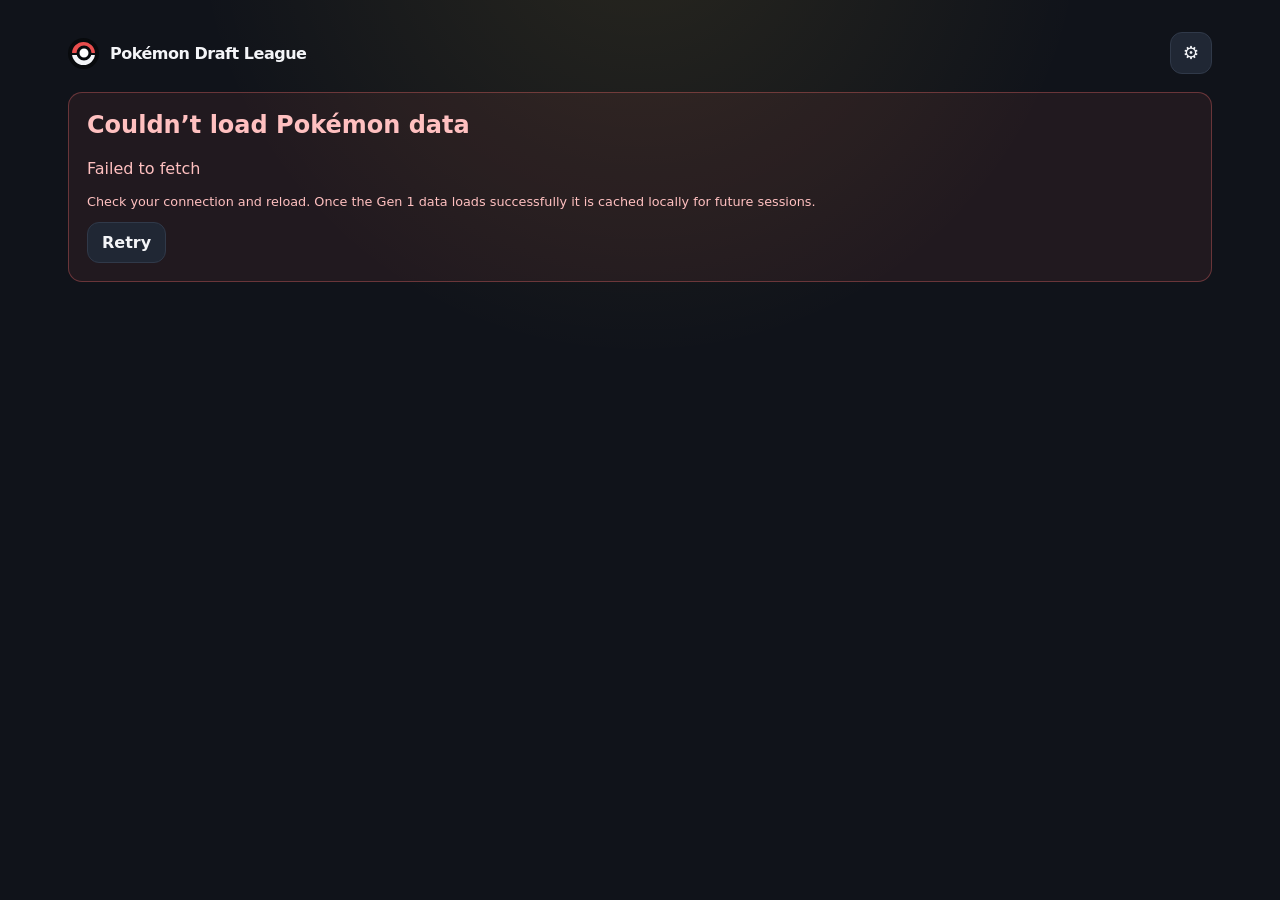
<file: index.html>
<!doctype html>
<html lang="en">
<head>
  <meta charset="utf-8" />
  <meta name="viewport" content="width=device-width,initial-scale=1,viewport-fit=cover" />
  <meta name="theme-color" content="#10131a" />
  <meta name="description" content="Draft a six-Pokémon roster, compete against CPU teams, and simulate a full league season." />
  <link rel="manifest" href="manifest.json?v=1.15.0" />
  <link rel="icon" href="icon.svg" type="image/svg+xml" />
  <link rel="stylesheet" href="style.css?v=1.15.0" />
  <title>Pokémon Draft League</title>
</head>
<body>
  <div id="app">
    <div class="loading-screen">
      <div class="ball-loader" aria-hidden="true"></div>
      <h1>Pokémon Draft League</h1>
      <p>Loading league...</p>
    </div>
  </div>

  <script src="game.js?v=1.15.0" defer></script>
</body>
</html>
</file>
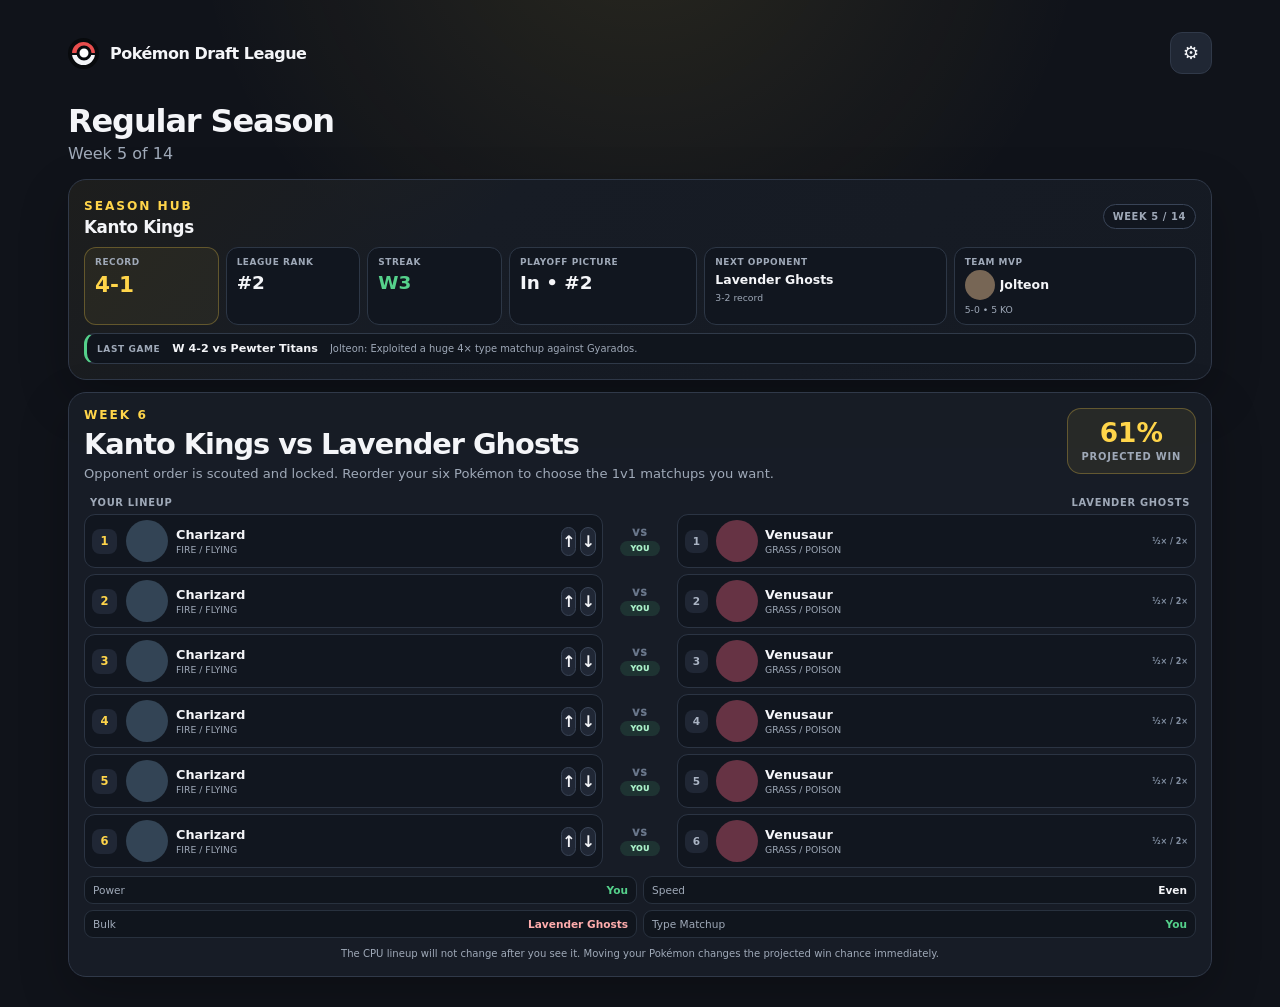
<file: layout-test.html>
<!doctype html><html><head><meta charset="utf-8"><meta name="viewport" content="width=device-width,initial-scale=1"><link rel="stylesheet" href="style.css"></head><body><main class="shell"><header class="topbar"><div class="brand"><span class="brand-ball"></span><span>Pokémon Draft League</span></div><div class="top-actions"><button class="settings-cog">⚙️</button></div></header>
<div class="section-title"><div><h1>Regular Season</h1><p>Week 5 of 14</p></div></div>
<section class="panel season-hub"><div class="season-hub-head"><div><span class="eyebrow">Season Hub</span><h2>Kanto Kings</h2></div><span class="hub-week">Week 5 / 14</span></div><div class="season-hub-grid"><div class="hub-stat primary"><span>Record</span><strong>4-1</strong></div><div class="hub-stat"><span>League Rank</span><strong>#2</strong></div><div class="hub-stat"><span>Streak</span><strong class="win">W3</strong></div><div class="hub-stat"><span>Playoff Picture</span><strong>In • #2</strong></div><div class="hub-feature"><span>Next Opponent</span><strong>Lavender Ghosts</strong><small>3-2 record</small></div><div class="hub-feature mvp"><span>Team MVP</span><div><span style="width:30px;height:30px;border-radius:50%;background:#765;display:block"></span><strong>Jolteon</strong></div><small>5-0 • 5 KO</small></div></div><div class="last-game-strip win"><span>Last Game</span><strong>W 4-2 vs Pewter Titans</strong><small>Jolteon: Exploited a huge 4× type matchup against Gyarados.</small></div></section>
<section class="panel matchup-panel"><div class="matchup-head"><div><div class="eyebrow">Week 6</div><h2>Kanto Kings vs Lavender Ghosts</h2><p>Opponent order is scouted and locked. Reorder your six Pokémon to choose the 1v1 matchups you want.</p></div><div class="projection"><b>61%</b><span>Projected Win</span></div></div><div class="matchup-order-head"><span>Your lineup</span><span></span><span>Lavender Ghosts</span></div><div class="matchup-order-board">
<div class="matchup-order-row"><div class="matchup-side user-side"><span class="lineup-number">1</span><button class="lineup-mon-trigger"><span style="width:42px;height:42px;border-radius:50%;background:#345;display:block"></span><span class="lineup-name"><strong>Charizard</strong><small>Fire / Flying</small></span></button><div class="lineup-controls"><button class="lineup-arrow">↑</button><button class="lineup-arrow">↓</button></div></div><div class="matchup-vs"><span>VS</span><small class="slot-edge you">You</small></div><div class="matchup-side cpu-side"><span class="cpu-slot-number">1</span><span style="width:42px;height:42px;border-radius:50%;background:#634;display:block"></span><span class="lineup-name"><strong>Venusaur</strong><small>Grass / Poison</small></span><span class="type-preview">½× / 2×</span></div></div>
<div class="matchup-order-row"><div class="matchup-side user-side"><span class="lineup-number">2</span><button class="lineup-mon-trigger"><span style="width:42px;height:42px;border-radius:50%;background:#345;display:block"></span><span class="lineup-name"><strong>Charizard</strong><small>Fire / Flying</small></span></button><div class="lineup-controls"><button class="lineup-arrow">↑</button><button class="lineup-arrow">↓</button></div></div><div class="matchup-vs"><span>VS</span><small class="slot-edge you">You</small></div><div class="matchup-side cpu-side"><span class="cpu-slot-number">2</span><span style="width:42px;height:42px;border-radius:50%;background:#634;display:block"></span><span class="lineup-name"><strong>Venusaur</strong><small>Grass / Poison</small></span><span class="type-preview">½× / 2×</span></div></div>
<div class="matchup-order-row"><div class="matchup-side user-side"><span class="lineup-number">3</span><button class="lineup-mon-trigger"><span style="width:42px;height:42px;border-radius:50%;background:#345;display:block"></span><span class="lineup-name"><strong>Charizard</strong><small>Fire / Flying</small></span></button><div class="lineup-controls"><button class="lineup-arrow">↑</button><button class="lineup-arrow">↓</button></div></div><div class="matchup-vs"><span>VS</span><small class="slot-edge you">You</small></div><div class="matchup-side cpu-side"><span class="cpu-slot-number">3</span><span style="width:42px;height:42px;border-radius:50%;background:#634;display:block"></span><span class="lineup-name"><strong>Venusaur</strong><small>Grass / Poison</small></span><span class="type-preview">½× / 2×</span></div></div>
<div class="matchup-order-row"><div class="matchup-side user-side"><span class="lineup-number">4</span><button class="lineup-mon-trigger"><span style="width:42px;height:42px;border-radius:50%;background:#345;display:block"></span><span class="lineup-name"><strong>Charizard</strong><small>Fire / Flying</small></span></button><div class="lineup-controls"><button class="lineup-arrow">↑</button><button class="lineup-arrow">↓</button></div></div><div class="matchup-vs"><span>VS</span><small class="slot-edge you">You</small></div><div class="matchup-side cpu-side"><span class="cpu-slot-number">4</span><span style="width:42px;height:42px;border-radius:50%;background:#634;display:block"></span><span class="lineup-name"><strong>Venusaur</strong><small>Grass / Poison</small></span><span class="type-preview">½× / 2×</span></div></div>
<div class="matchup-order-row"><div class="matchup-side user-side"><span class="lineup-number">5</span><button class="lineup-mon-trigger"><span style="width:42px;height:42px;border-radius:50%;background:#345;display:block"></span><span class="lineup-name"><strong>Charizard</strong><small>Fire / Flying</small></span></button><div class="lineup-controls"><button class="lineup-arrow">↑</button><button class="lineup-arrow">↓</button></div></div><div class="matchup-vs"><span>VS</span><small class="slot-edge you">You</small></div><div class="matchup-side cpu-side"><span class="cpu-slot-number">5</span><span style="width:42px;height:42px;border-radius:50%;background:#634;display:block"></span><span class="lineup-name"><strong>Venusaur</strong><small>Grass / Poison</small></span><span class="type-preview">½× / 2×</span></div></div>
<div class="matchup-order-row"><div class="matchup-side user-side"><span class="lineup-number">6</span><button class="lineup-mon-trigger"><span style="width:42px;height:42px;border-radius:50%;background:#345;display:block"></span><span class="lineup-name"><strong>Charizard</strong><small>Fire / Flying</small></span></button><div class="lineup-controls"><button class="lineup-arrow">↑</button><button class="lineup-arrow">↓</button></div></div><div class="matchup-vs"><span>VS</span><small class="slot-edge you">You</small></div><div class="matchup-side cpu-side"><span class="cpu-slot-number">6</span><span style="width:42px;height:42px;border-radius:50%;background:#634;display:block"></span><span class="lineup-name"><strong>Venusaur</strong><small>Grass / Poison</small></span><span class="type-preview">½× / 2×</span></div></div>
</div><div class="matchup-edges"><div><span>Power</span><strong class="edge-you">You</strong></div><div><span>Speed</span><strong>Even</strong></div><div><span>Bulk</span><strong class="edge-them">Lavender Ghosts</strong></div><div><span>Type Matchup</span><strong class="edge-you">You</strong></div></div><p class="matchup-scout-note">The CPU lineup will not change after you see it. Moving your Pokémon changes the projected win chance immediately.</p></section></main></body></html>
</file>
<file: style.css>
:root {
  --bg: #10131a;
  --panel: #181d27;
  --panel-2: #202734;
  --line: #303949;
  --text: #f4f5f8;
  --muted: #9fa9b8;
  --accent: #ffd54a;
  --danger: #ef6a6a;
  --success: #55d18b;
  --radius: 18px;
  --shadow: 0 18px 50px rgba(0,0,0,.24);
}

* { box-sizing: border-box; }
html { background: var(--bg); }
body {
  margin: 0;
  min-height: 100vh;
  font-family: Inter, ui-sans-serif, system-ui, -apple-system, BlinkMacSystemFont, "Segoe UI", sans-serif;
  color: var(--text);
  background:
    radial-gradient(circle at 50% -10%, rgba(255,213,74,.10), transparent 28rem),
    var(--bg);
}
button, input, select { font: inherit; }
button { cursor: pointer; }
img { display: block; max-width: 100%; }

#app { min-height: 100vh; }
.shell { width: min(1180px, 100%); margin: 0 auto; padding: 18px; }
.topbar {
  display: flex; align-items: center; justify-content: space-between; gap: 12px;
  padding: 14px 0 18px;
}
.brand { display: flex; align-items: center; gap: 11px; font-weight: 900; letter-spacing: -.03em; }
.brand-ball { width: 31px; height: 31px; border-radius: 50%; border: 4px solid #080a0d; background: linear-gradient(#e94e4e 0 46%, #0a0c10 46% 58%, #f2f4f7 58%); position: relative; }
.brand-ball::after { content: ""; position: absolute; width: 9px; height: 9px; border-radius: 50%; background: white; border: 3px solid #080a0d; left: 50%; top: 52%; transform: translate(-50%,-50%); }
.top-actions { display: flex; gap: 8px; flex-wrap: wrap; justify-content: flex-end; }

.btn {
  border: 1px solid var(--line); background: var(--panel-2); color: var(--text);
  border-radius: 12px; padding: 10px 14px; font-weight: 800;
}
.btn:hover { filter: brightness(1.08); }
.btn.primary { background: var(--accent); color: #171717; border-color: transparent; }
.btn.danger { background: rgba(239,106,106,.12); color: #ffb0b0; border-color: rgba(239,106,106,.28); }
.btn.ghost { background: transparent; }
.btn:disabled { opacity: .45; cursor: not-allowed; }

.hero {
  min-height: calc(100vh - 100px); display: grid; place-items: center; padding: 40px 0 90px;
}
.hero-card {
  width: min(760px, 100%); padding: clamp(24px, 5vw, 54px); border: 1px solid var(--line);
  border-radius: 28px; background: linear-gradient(180deg, rgba(32,39,52,.96), rgba(24,29,39,.96)); box-shadow: var(--shadow);
}
.eyebrow { color: var(--accent); text-transform: uppercase; letter-spacing: .16em; font-size: .76rem; font-weight: 900; }
h1,h2,h3,p { margin-top: 0; }
.hero h1 { font-size: clamp(2.6rem, 8vw, 5rem); line-height: .92; letter-spacing: -.065em; margin: 12px 0 18px; }
.hero p { color: var(--muted); font-size: 1.05rem; line-height: 1.6; max-width: 650px; }
.hero-actions { display: flex; gap: 10px; flex-wrap: wrap; margin-top: 28px; }
.stat-strip { display: grid; grid-template-columns: repeat(3, 1fr); gap: 10px; margin-top: 30px; }
.stat-box { background: #11151d; border: 1px solid var(--line); padding: 15px; border-radius: 14px; }
.stat-box b { display: block; font-size: 1.45rem; }
.stat-box span { color: var(--muted); font-size: .78rem; text-transform: uppercase; letter-spacing: .08em; }

.loading-screen { min-height: 100vh; display: grid; place-content: center; justify-items: center; gap: 14px; text-align: center; padding: 30px; }
.loading-screen p { color: var(--muted); }
.ball-loader { width: 60px; height: 60px; border-radius: 50%; border: 6px solid #080a0d; background: linear-gradient(#e94e4e 0 44%, #080a0d 44% 56%, #f2f4f7 56%); animation: spin 1s linear infinite; }
@keyframes spin { to { transform: rotate(360deg); } }

.section-title { display: flex; align-items: end; justify-content: space-between; gap: 14px; margin: 10px 0 16px; }
.section-title h1, .section-title h2 { margin: 0; letter-spacing: -.035em; }
.section-title p { margin: 4px 0 0; color: var(--muted); }

.setup-grid { display: grid; grid-template-columns: 1.2fr .8fr; gap: 18px; }
.panel { background: rgba(24,29,39,.94); border: 1px solid var(--line); border-radius: var(--radius); padding: 18px; box-shadow: var(--shadow); }
.field { display: grid; gap: 7px; margin-bottom: 16px; }
.field label { color: var(--muted); font-size: .82rem; font-weight: 800; text-transform: uppercase; letter-spacing: .07em; }
.field input, .field select { width: 100%; background: #0f131a; color: var(--text); border: 1px solid var(--line); border-radius: 12px; padding: 12px 13px; outline: none; }
.field input:focus, .field select:focus { border-color: #6f7c91; }
.cpu-list { display: grid; gap: 8px; }
.cpu-row { display: flex; justify-content: space-between; align-items: center; gap: 8px; padding: 10px 12px; background: #121720; border-radius: 11px; border: 1px solid #272f3c; }
.cpu-row span:last-child { color: var(--muted); font-size: .82rem; }

.draft-layout { display: grid; grid-template-columns: minmax(0,1fr) 310px; grid-template-areas: "main status" "main side"; gap: 12px 16px; align-items: start; }
.draft-main { grid-area: main; min-width: 0; }
.draft-status-panel { grid-area: status; padding: 14px; box-shadow: none; }
.draft-sidebar { grid-area: side; }
.draft-head { display: grid; grid-template-columns: 1fr auto; gap: 10px; align-items: center; margin-bottom: 12px; }
.pick-banner { border: 1px solid var(--line); border-radius: 15px; padding: 13px 15px; background: linear-gradient(90deg, rgba(255,213,74,.10), transparent); }
.pick-banner strong { color: var(--accent); }
.timer-note { color: var(--muted); font-size: .82rem; }
.controls { display: grid; grid-template-columns: 1fr 150px; gap: 9px; margin-bottom: 12px; }
.controls input, .controls select { background: #11161f; color: var(--text); border: 1px solid var(--line); border-radius: 11px; padding: 10px 12px; }

.pokemon-grid { display: grid; grid-template-columns: repeat(3, minmax(0,1fr)); gap: 10px; }
.poke-card { border: 1px solid var(--line); border-radius: 16px; background: linear-gradient(180deg, #222a38, #171c26); overflow: hidden; transition: transform .14s ease, border-color .14s ease; }
.poke-card:hover { transform: translateY(-2px); border-color: #59657a; }
.poke-card button { all: unset; display: block; width: 100%; cursor: pointer; }
.poke-top { position: relative; min-height: 132px; display: grid; place-items: center; background: radial-gradient(circle at 50% 25%, rgba(255,255,255,.10), transparent 60%); }
.poke-top img { width: 112px; height: 112px; object-fit: contain; filter: drop-shadow(0 9px 10px rgba(0,0,0,.24)); }
.rank-pill { position: absolute; left: 10px; top: 10px; background: rgba(9,11,15,.78); border: 1px solid rgba(255,255,255,.09); border-radius: 999px; padding: 5px 8px; font-size: .73rem; font-weight: 900; }
.poke-info { padding: 11px 12px 13px; }
.poke-name { display: flex; justify-content: space-between; gap: 8px; align-items: baseline; }
.poke-name strong { font-size: 1rem; }
.poke-name span { color: var(--muted); font-size: .76rem; }
.types { display: flex; gap: 5px; flex-wrap: wrap; margin: 8px 0 9px; }
.type { border-radius: 999px; padding: 4px 7px; font-size: .65rem; font-weight: 900; text-transform: uppercase; letter-spacing: .05em; background: #343d4d; }
.mini-stats { display: grid; grid-template-columns: repeat(3,1fr); gap: 5px; }
.mini-stats div { background: #11161f; border-radius: 7px; padding: 5px; text-align: center; }
.mini-stats b { display: block; font-size: .75rem; }
.mini-stats span { color: var(--muted); font-size: .57rem; }

.sidebar { display: grid; gap: 12px; align-content: start; position: sticky; top: 12px; }
.roster-slots { display: grid; gap: 7px; }
.roster-slot { min-height: 56px; border: 1px dashed #3b4557; border-radius: 11px; padding: 7px 9px; display: flex; align-items: center; gap: 8px; background: #11161f; }
.roster-slot img { width: 44px; height: 44px; object-fit: contain; }
.roster-slot .empty { color: #647085; font-size: .82rem; }
.roster-slot strong { font-size: .84rem; }
.roster-slot small { display: block; color: var(--muted); }
.draft-log { max-height: 315px; overflow: auto; display: grid; gap: 5px; padding-right: 3px; }
.log-item { display: grid; grid-template-columns: 46px 1fr; gap: 7px; font-size: .78rem; padding: 7px; border-radius: 8px; background: #11161f; }
.log-item.you { border: 1px solid rgba(255,213,74,.32); }
.log-pick { color: var(--muted); font-variant-numeric: tabular-nums; }

.grade-hero { display: grid; grid-template-columns: 190px 1fr; gap: 18px; align-items: center; }
.grade-letter { width: 160px; height: 160px; border-radius: 26px; display: grid; place-items: center; background: var(--accent); color: #121212; font-size: 4.5rem; font-weight: 1000; letter-spacing: -.08em; }
.grade-bars { display: grid; gap: 10px; }
.grade-row { display: grid; grid-template-columns: 130px 1fr 40px; gap: 9px; align-items: center; }
.grade-row span { color: var(--muted); font-size: .8rem; font-weight: 800; }
.bar { height: 9px; background: #0e1218; border-radius: 999px; overflow: hidden; border: 1px solid #2a3240; }
.bar > i { display: block; height: 100%; background: var(--accent); border-radius: inherit; }
.team-cards { display: grid; grid-template-columns: repeat(6,1fr); gap: 9px; margin-top: 16px; }
.team-mini { background: #11161f; border: 1px solid var(--line); border-radius: 13px; padding: 9px; text-align: center; }
.team-mini img { width: 75px; height: 75px; object-fit: contain; margin: 0 auto; }
.team-mini strong { display: block; font-size: .78rem; }

.season-grid { display: grid; grid-template-columns: 1.1fr .9fr; gap: 16px; }
.standings { width: 100%; border-collapse: collapse; }
.standings th, .standings td { padding: 10px 8px; border-bottom: 1px solid #2a3240; text-align: left; font-size: .84rem; }
.standings th { color: var(--muted); font-size: .7rem; text-transform: uppercase; letter-spacing: .07em; }
.standings tr.you td:first-child { color: var(--accent); font-weight: 900; }
.schedule { display: grid; gap: 7px; max-height: 520px; overflow: auto; padding-right: 4px; }
.game-row { display: grid; grid-template-columns: 64px 1fr auto; gap: 8px; align-items: center; padding: 10px; border: 1px solid var(--line); border-radius: 11px; background: #11161f; }
.game-row .week { color: var(--muted); font-size: .72rem; text-transform: uppercase; }
.game-row.win { border-color: rgba(85,209,139,.35); }
.game-row.loss { border-color: rgba(239,106,106,.35); }
.result { font-weight: 900; font-variant-numeric: tabular-nums; }
.result.win { color: var(--success); }
.result.loss { color: var(--danger); }
.season-actions { display: flex; gap: 9px; flex-wrap: wrap; margin-bottom: 12px; }

.modal-backdrop { position: fixed; inset: 0; z-index: 10; background: rgba(3,5,8,.75); display: grid; place-items: center; padding: 18px; }
.modal { width: min(650px,100%); max-height: 86vh; overflow: auto; background: #181e29; border: 1px solid #3a4557; border-radius: 20px; padding: 19px; box-shadow: 0 30px 80px rgba(0,0,0,.45); }
.battle-list { display: grid; gap: 7px; margin: 14px 0; }
.battle-row { display: grid; grid-template-columns: 1fr auto 1fr; align-items: center; gap: 7px; padding: 8px 10px; background: #10151d; border-radius: 10px; font-size: .82rem; }
.battle-row .winner { color: var(--success); font-weight: 900; }
.battle-row span:nth-child(2) { color: #68758a; font-size: .68rem; }

.recap-grid { display: grid; grid-template-columns: repeat(4,1fr); gap: 10px; margin: 16px 0; }
.recap-card { padding: 14px; background: #11161f; border: 1px solid var(--line); border-radius: 13px; }
.recap-card b { display: block; font-size: 1.35rem; }
.recap-card span { color: var(--muted); font-size: .72rem; }
.champion { color: var(--accent); }

.toast { position: fixed; left: 50%; bottom: calc(22px + env(safe-area-inset-bottom)); transform: translateX(-50%); background: #f4f5f8; color: #111; padding: 10px 14px; border-radius: 999px; font-size: .82rem; font-weight: 900; z-index: 20; box-shadow: 0 10px 30px rgba(0,0,0,.3); }
.error-box { padding: 18px; border: 1px solid rgba(239,106,106,.35); background: rgba(239,106,106,.08); border-radius: 14px; color: #ffc0c0; }
.muted { color: var(--muted); }
.small { font-size: .8rem; }

@media (max-width: 900px) {
  .setup-grid, .season-grid { grid-template-columns: 1fr; }
  .draft-layout { grid-template-columns: 1fr; grid-template-areas: "status" "main" "side"; gap: 10px; }
  .sidebar { position: static; }
  .pokemon-grid { grid-template-columns: repeat(2,minmax(0,1fr)); }
  .team-cards { grid-template-columns: repeat(3,1fr); }
  .grade-hero { grid-template-columns: 1fr; }
  .grade-letter { width: 120px; height: 120px; font-size: 3.6rem; }
}

@media (max-width: 560px) {
  .shell { padding: 12px; }
  .topbar { align-items: flex-start; }
  .brand { gap: 8px; min-width: 0; }
  .brand-ball { width: 28px; height: 28px; flex: 0 0 28px; }
  .brand span:last-child { display: inline; font-size: .88rem; line-height: 1.05; white-space: normal; }
  .hero { padding-top: 10px; }
  .hero-card { border-radius: 21px; padding: 24px 18px; }
  .hero h1 { font-size: 3.2rem; }
  .stat-strip, .recap-grid { grid-template-columns: 1fr; }
  .controls { grid-template-columns: 1fr; }
  .pokemon-grid { grid-template-columns: 1fr 1fr; gap: 8px; }
  .poke-top { min-height: 110px; }
  .poke-top img { width: 92px; height: 92px; }
  .mini-stats { grid-template-columns: 1fr 1fr 1fr; }
  .draft-head { grid-template-columns: 1fr; }
  .team-cards { grid-template-columns: repeat(2,1fr); }
  .grade-row { grid-template-columns: 94px 1fr 35px; }
  .game-row { grid-template-columns: 48px 1fr auto; }
}

/* Draft board */
.draft-board-section { margin: 0 0 16px; }
.draft-board-title { display: flex; align-items: end; justify-content: space-between; gap: 12px; margin-bottom: 8px; }
.draft-board-title h3 { margin: 0; font-size: 1rem; }
.draft-board-title p { margin: 3px 0 0; color: var(--muted); font-size: .76rem; }
.draft-board-title > span { color: var(--muted); font-size: .76rem; font-weight: 800; white-space: nowrap; }
.draft-board-scroll { overflow-x: auto; border: 1px solid var(--line); border-radius: 14px; background: #0d1118; box-shadow: inset 0 0 0 1px rgba(255,255,255,.01); scrollbar-width: thin; }
.draft-board { display: grid; grid-template-columns: 54px repeat(8, minmax(122px, 1fr)); min-width: 1030px; }
.board-corner, .board-team-head, .board-round-label, .board-cell { border-right: 1px solid #2a3240; border-bottom: 1px solid #2a3240; }
.board-corner { min-height: 52px; display: grid; place-items: center; color: #69768a; font-size: .62rem; font-weight: 900; text-transform: uppercase; letter-spacing: .08em; background: #11161f; }
.board-team-head { min-height: 52px; padding: 7px 8px; background: #151b25; position: relative; overflow: hidden; }
.board-team-head .board-slot { position: absolute; right: 7px; top: 5px; color: #606d80; font-size: .62rem; font-weight: 900; }
.board-team-head strong { display: block; padding-right: 17px; white-space: nowrap; overflow: hidden; text-overflow: ellipsis; font-size: .72rem; }
.board-team-head small { display: block; margin-top: 4px; color: var(--muted); font-size: .58rem; white-space: nowrap; overflow: hidden; text-overflow: ellipsis; }
.board-team-head.you { background: linear-gradient(180deg, rgba(255,213,74,.18), #171c25); box-shadow: inset 0 3px 0 var(--accent); }
.board-team-head.you small { color: var(--accent); font-weight: 900; }
.board-round-label { min-height: 76px; display: grid; place-content: center; justify-items: center; gap: 2px; background: #11161f; }
.board-round-label strong { font-size: .7rem; }
.board-round-label span { color: #5f6c80; font-size: .78rem; }
.board-cell { min-height: 76px; padding: 6px 7px; position: relative; background: #151b24; overflow: hidden; }
.board-cell.user-column { background: rgba(255,213,74,.035); }
.board-cell.user-pick { box-shadow: inset 0 0 0 2px rgba(255,213,74,.72); }
.board-cell.current { box-shadow: inset 0 0 0 2px var(--accent), 0 0 20px rgba(255,213,74,.12); background: linear-gradient(135deg, rgba(255,213,74,.16), #171c25); }
.board-pick-meta { display: flex; align-items: center; justify-content: space-between; gap: 6px; color: rgba(255,255,255,.58); font-size: .54rem; font-weight: 900; font-variant-numeric: tabular-nums; }
.board-pick-body { min-width: 0; display: grid; grid-template-columns: 38px 1fr; gap: 5px; align-items: center; margin-top: 3px; }
.board-pick-body img { width: 38px; height: 38px; object-fit: contain; filter: drop-shadow(0 5px 5px rgba(0,0,0,.28)); }
.board-pick-body div { min-width: 0; }
.board-pick-body strong { display: block; white-space: nowrap; overflow: hidden; text-overflow: ellipsis; font-size: .69rem; line-height: 1.05; }
.board-pick-body small { display: block; margin-top: 3px; white-space: nowrap; overflow: hidden; text-overflow: ellipsis; color: rgba(255,255,255,.68); font-size: .52rem; text-transform: uppercase; }
.board-empty { height: 47px; display: grid; place-items: center; color: #465164; font-size: .58rem; font-weight: 900; letter-spacing: .05em; }
.board-cell.current .board-empty { color: var(--accent); }

.type-bg-normal { background: linear-gradient(135deg, rgba(168,168,120,.32), #171c25); }
.type-bg-fire { background: linear-gradient(135deg, rgba(240,128,48,.38), #171c25); }
.type-bg-water { background: linear-gradient(135deg, rgba(104,144,240,.38), #171c25); }
.type-bg-electric { background: linear-gradient(135deg, rgba(248,208,48,.38), #171c25); }
.type-bg-grass { background: linear-gradient(135deg, rgba(120,200,80,.36), #171c25); }
.type-bg-ice { background: linear-gradient(135deg, rgba(152,216,216,.34), #171c25); }
.type-bg-fighting { background: linear-gradient(135deg, rgba(192,48,40,.38), #171c25); }
.type-bg-poison { background: linear-gradient(135deg, rgba(160,64,160,.38), #171c25); }
.type-bg-ground { background: linear-gradient(135deg, rgba(224,192,104,.36), #171c25); }
.type-bg-flying { background: linear-gradient(135deg, rgba(168,144,240,.34), #171c25); }
.type-bg-psychic { background: linear-gradient(135deg, rgba(248,88,136,.37), #171c25); }
.type-bg-bug { background: linear-gradient(135deg, rgba(168,184,32,.36), #171c25); }
.type-bg-rock { background: linear-gradient(135deg, rgba(184,160,56,.36), #171c25); }
.type-bg-ghost { background: linear-gradient(135deg, rgba(112,88,152,.42), #171c25); }
.type-bg-dragon { background: linear-gradient(135deg, rgba(112,56,248,.42), #171c25); }
.type-bg-dark { background: linear-gradient(135deg, rgba(112,88,72,.40), #171c25); }
.type-bg-steel { background: linear-gradient(135deg, rgba(184,184,208,.32), #171c25); }
.type-bg-fairy { background: linear-gradient(135deg, rgba(238,153,172,.38), #171c25); }

@media (max-width: 560px) {
  .draft-board-title p { display: none; }
  .draft-board { grid-template-columns: 46px repeat(8, 116px); min-width: 974px; }
  .board-team-head { min-height: 48px; }
  .board-round-label, .board-cell { min-height: 70px; }
}


/* Compact draft status */
.draft-room-title { margin-bottom: 10px; }
.draft-room-title h1 { margin: 0; font-size: 1.35rem; letter-spacing: -.04em; }
.draft-room-title p { margin: 3px 0 0; color: var(--muted); font-size: .8rem; }
.draft-status-panel .pick-banner { padding: 11px 12px; border-radius: 12px; font-size: .84rem; }
.draft-status-meta { display: flex; justify-content: space-between; gap: 8px; margin-top: 9px; color: var(--muted); font-size: .7rem; font-weight: 800; }
.draft-sidebar { position: sticky; top: 12px; }
.draft-sidebar.sidebar { position: sticky; }

/* Champion badge + Hall of Champions */
.btn.gold { border-color: rgba(255,213,74,.42); background: rgba(255,213,74,.09); color: #ffe27d; }
.gold-badge { position: relative; z-index: 0; display: inline-grid; place-items: center; flex: 0 0 auto; width: 58px; height: 58px; border-radius: 50%; color: #5b3b00; background: radial-gradient(circle at 38% 30%, #fff3a8 0 7%, #ffd95c 26%, #d99c12 72%, #9b6300 100%); border: 3px solid #ffe98a; box-shadow: inset 0 0 0 3px rgba(116,73,0,.28), 0 8px 22px rgba(0,0,0,.28); }
.gold-badge::before, .gold-badge::after { content:""; position:absolute; z-index:-1; bottom:-15px; width:20px; height:31px; background: linear-gradient(#dca51d,#8d5e00); clip-path: polygon(0 0,100% 0,76% 100%,50% 73%,22% 100%); }
.gold-badge::before { left:7px; transform:rotate(8deg); }
.gold-badge::after { right:7px; transform:rotate(-8deg); }
.gold-badge > span { font-size: 1.6rem; line-height: 1; text-shadow: 0 1px 0 rgba(255,255,255,.45); }
.gold-badge.small { width: 46px; height: 46px; border-width: 2px; }
.gold-badge.small::before, .gold-badge.small::after { bottom:-12px; width:16px; height:25px; }
.gold-badge.small > span { font-size: 1.25rem; }
.gold-badge.tiny { width: 28px; height: 28px; border-width: 2px; box-shadow: inset 0 0 0 2px rgba(116,73,0,.24); }
.gold-badge.tiny::before, .gold-badge.tiny::after { display:none; }
.gold-badge.tiny > span { font-size: .8rem; }
.gold-badge.large { width: 82px; height: 82px; border-width: 4px; box-shadow: inset 0 0 0 4px rgba(116,73,0,.28), 0 14px 34px rgba(0,0,0,.32); }
.gold-badge.large::before, .gold-badge.large::after { bottom:-19px; width:28px; height:38px; }
.gold-badge.large > span { font-size: 2.3rem; }
.title-stat-line { display:flex; align-items:center; gap:8px; }
.title-stat-line > b { margin:0; }
.recap-champ-line { display:flex; align-items:center; gap:8px; margin-top:4px; }
.recap-champ-line p { margin:0; }

.hall-hero { position:relative; overflow:hidden; border:1px solid rgba(255,213,74,.42); border-radius:28px; padding:clamp(22px,4vw,42px); background: radial-gradient(circle at 50% -15%, rgba(255,220,92,.23), transparent 34rem), linear-gradient(150deg,#211d36 0%,#151928 45%,#10131a 100%); box-shadow: 0 24px 70px rgba(0,0,0,.34), inset 0 0 70px rgba(255,213,74,.035); }
.hall-hero::after { content:""; position:absolute; inset:0; pointer-events:none; background: repeating-radial-gradient(circle at 50% 35%, transparent 0 44px, rgba(255,255,255,.022) 45px 46px); }
.hall-topline, .hall-title, .hall-team, .hall-summary, .hall-enshrined { position:relative; z-index:1; }
.hall-topline { display:flex; justify-content:space-between; gap:12px; color:#ffe27d; font-size:.7rem; font-weight:900; letter-spacing:.14em; }
.hall-title { display:flex; align-items:center; gap:24px; margin:28px 0 30px; }
.hall-title h1 { margin:0; font-size:clamp(2rem,5vw,4rem); letter-spacing:-.055em; }
.hall-title p { margin:6px 0 0; color:#d8c994; }
.hall-team { display:grid; grid-template-columns:repeat(6,minmax(0,1fr)); gap:10px; }
.hall-mon { min-width:0; position:relative; padding:14px 8px 12px; text-align:center; border:1px solid rgba(255,224,124,.18); border-radius:16px; background:linear-gradient(180deg,rgba(255,255,255,.07),rgba(4,6,12,.28)); animation:hallRise .5s ease both; animation-delay:var(--delay); }
.hall-mon img { width:100px; height:100px; object-fit:contain; margin:0 auto 5px; filter:drop-shadow(0 10px 12px rgba(0,0,0,.38)); }
.hall-mon strong { display:block; font-size:.8rem; white-space:nowrap; overflow:hidden; text-overflow:ellipsis; }
.hall-mon small { display:block; margin-top:4px; color:#b8b1a0; font-size:.58rem; text-transform:uppercase; white-space:nowrap; overflow:hidden; text-overflow:ellipsis; }
.hall-number { position:absolute; top:8px; left:9px; color:rgba(255,226,125,.48); font-size:.6rem; font-weight:900; }
@keyframes hallRise { from { opacity:0; transform:translateY(10px); } to { opacity:1; transform:translateY(0); } }
.hall-summary { display:grid; grid-template-columns:repeat(4,1fr); gap:9px; margin-top:18px; }
.hall-summary > div { padding:12px; border-radius:12px; background:rgba(7,9,15,.42); border:1px solid rgba(255,224,124,.12); }
.hall-summary b { display:block; font-size:1.25rem; }
.hall-summary span { color:#b8b1a0; font-size:.67rem; }
.hall-enshrined { margin:18px 0 0; color:#d8c994; text-align:center; font-size:.8rem; }
.hall-actions { margin-top:16px; display:flex; gap:9px; flex-wrap:wrap; }

.championship-list { display:grid; gap:14px; }
.championship-card { padding:18px; border:1px solid rgba(255,213,74,.25); border-radius:18px; background:linear-gradient(135deg,rgba(255,213,74,.07),rgba(24,29,39,.96) 38%); }
.championship-card-head { display:grid; grid-template-columns:auto 1fr auto; gap:16px; align-items:center; }
.championship-card-head h2 { margin:2px 0 2px; }
.championship-card-head p { margin:0; color:var(--muted); font-size:.76rem; }
.championship-record { text-align:right; }
.championship-record b { display:block; font-size:1.5rem; }
.championship-record span { color:var(--muted); font-size:.68rem; }
.championship-meta { display:flex; gap:14px; flex-wrap:wrap; margin:13px 0 12px; color:var(--muted); font-size:.72rem; }
.championship-meta strong { color:var(--text); margin-left:4px; }
.championship-roster { display:grid; grid-template-columns:repeat(6,1fr); gap:7px; }
.championship-roster > div { min-width:0; padding:7px; text-align:center; border-radius:11px; background:#10151d; border:1px solid #293241; }
.championship-roster img { width:62px; height:62px; object-fit:contain; margin:0 auto; }
.championship-roster strong { display:block; font-size:.66rem; white-space:nowrap; overflow:hidden; text-overflow:ellipsis; }
.empty-champions { text-align:center; padding:40px 20px; }
.empty-champions .gold-badge { margin:0 auto 24px; }

@media (max-width: 900px) {
  .draft-status-panel { display:grid; grid-template-columns:1fr auto; gap:8px 14px; align-items:center; }
  .draft-room-title { margin:0; }
  .draft-status-panel .pick-banner { grid-column:1 / -1; }
  .draft-status-meta { grid-column:1 / -1; margin-top:0; }
  .draft-sidebar, .draft-sidebar.sidebar { position:static; }
  .hall-team { grid-template-columns:repeat(3,1fr); }
  .championship-roster { grid-template-columns:repeat(3,1fr); }
}

@media (max-width: 560px) {
  .draft-status-panel { padding:11px 12px; display:block; }
  .draft-room-title { display:flex; align-items:baseline; justify-content:space-between; gap:10px; margin-bottom:8px; }
  .draft-room-title h1 { font-size:1.12rem; }
  .draft-room-title p { margin:0; font-size:.72rem; white-space:nowrap; }
  .draft-status-panel .pick-banner { padding:9px 10px; font-size:.76rem; }
  .draft-status-meta { margin-top:7px; font-size:.64rem; }
  .hall-hero { border-radius:20px; padding:18px 13px; }
  .hall-topline { font-size:.58rem; letter-spacing:.09em; }
  .hall-title { gap:14px; margin:22px 0 20px; align-items:center; }
  .hall-title .gold-badge.large { width:58px; height:58px; border-width:3px; }
  .hall-title .gold-badge.large::before, .hall-title .gold-badge.large::after { bottom:-14px; width:20px; height:29px; }
  .hall-title .gold-badge.large > span { font-size:1.55rem; }
  .hall-title h1 { font-size:1.75rem; }
  .hall-title p { font-size:.7rem; }
  .hall-team { grid-template-columns:repeat(2,1fr); gap:7px; }
  .hall-mon { padding:10px 6px; }
  .hall-mon img { width:82px; height:82px; }
  .hall-summary { grid-template-columns:repeat(2,1fr); }
  .championship-card { padding:13px; }
  .championship-card-head { grid-template-columns:auto 1fr; gap:12px; }
  .championship-record { grid-column:1 / -1; display:flex; align-items:baseline; justify-content:space-between; text-align:left; padding-top:9px; border-top:1px solid rgba(255,255,255,.07); }
  .championship-record b { font-size:1.15rem; }
  .championship-roster { grid-template-columns:repeat(3,1fr); gap:5px; }
  .championship-roster img { width:52px; height:52px; }
}

/* v1.3 draft room: fixed sidebar stack + board that always fits viewport */
.draft-layout {
  display: grid;
  grid-template-columns: minmax(0, 1fr) 310px;
  gap: 16px;
  align-items: start;
}
.draft-main { min-width: 0; }
.draft-right {
  display: grid;
  gap: 12px;
  align-content: start;
  position: sticky;
  top: 12px;
}
.draft-status-panel,
.draft-team-panel { width: 100%; }
.draft-team-panel h3 { margin-bottom: 12px; }

.draft-board-scroll {
  overflow: hidden;
  width: 100%;
}
.draft-board {
  width: 100%;
  min-width: 0;
  grid-template-columns: 44px repeat(8, minmax(0, 1fr));
}
.board-team-head {
  min-width: 0;
  padding: 6px 6px;
}
.board-team-short,
.board-poke-short { display: none; }
.board-round-label,
.board-cell { min-height: 68px; }
.board-cell { min-width: 0; padding: 5px 5px; }
.board-pick-body { grid-template-columns: 32px minmax(0,1fr); gap: 4px; }
.board-pick-body img { width: 32px; height: 32px; }
.board-pick-body strong { font-size: .62rem; }
.board-pick-body small { font-size: .46rem; }
.board-pick-meta { font-size: .48rem; }
.board-empty { height: 40px; font-size: .52rem; }

@media (max-width: 900px) {
  .draft-layout {
    grid-template-columns: 1fr;
    gap: 10px;
  }
  .draft-right {
    display: contents;
    position: static;
  }
  .draft-status-panel { grid-row: 1; }
  .draft-main { grid-row: 2; }
  .draft-team-panel { grid-row: 3; }
  .draft-board { grid-template-columns: 38px repeat(8, minmax(0, 1fr)); }
  .board-team-head { padding: 5px 4px; }
  .board-team-head strong { font-size: .62rem; }
  .board-team-head small { font-size: .5rem; }
  .board-round-label, .board-cell { min-height: 62px; }
  .board-pick-body { grid-template-columns: 27px minmax(0,1fr); }
  .board-pick-body img { width: 27px; height: 27px; }
}

@media (max-width: 620px) {
  .draft-board-title { align-items: center; }
  .draft-board-title p { display: none; }
  .draft-board { grid-template-columns: 27px repeat(8, minmax(0, 1fr)); }
  .board-corner { min-height: 42px; font-size: 0; }
  .board-corner::after { content: "R"; font-size: .54rem; }
  .board-team-head { min-height: 42px; padding: 5px 2px; text-align: center; }
  .board-team-head .board-slot { right: 2px; top: 2px; font-size: .42rem; }
  .board-team-full { display: none !important; }
  .board-team-short { display: block; padding: 0 !important; font-size: .54rem !important; letter-spacing: -.02em; }
  .board-team-head small { margin-top: 2px; font-size: .39rem; }
  .board-round-label,
  .board-cell { min-height: 54px; }
  .board-round-label strong { font-size: .54rem; }
  .board-round-label span { font-size: .58rem; }
  .board-cell { padding: 3px 2px; }
  .board-pick-meta { font-size: .38rem; gap: 2px; }
  .board-pick-meta span:last-child { display: none; }
  .board-pick-body {
    display: grid;
    grid-template-columns: 1fr;
    justify-items: center;
    gap: 0;
    margin-top: 1px;
    text-align: center;
  }
  .board-pick-body img { width: 24px; height: 24px; }
  .board-pick-body div { width: 100%; }
  .board-poke-full { display: none !important; }
  .board-poke-short { display: block; font-size: .42rem !important; line-height: 1; text-transform: uppercase; }
  .board-pick-body small { display: none; }
  .board-empty { height: 32px; font-size: .38rem; letter-spacing: 0; text-align: center; }
  .roster-slots { grid-template-columns: repeat(2, minmax(0,1fr)); }
  .roster-slot { min-height: 52px; }
}

@media (max-width: 390px) {
  .shell { padding-left: 8px; padding-right: 8px; }
  .draft-board { grid-template-columns: 24px repeat(8, minmax(0, 1fr)); }
  .board-team-short { font-size: .48rem !important; }
  .board-team-head small { display: none; }
  .board-round-label,
  .board-cell { min-height: 50px; }
  .board-pick-body img { width: 21px; height: 21px; }
  .board-poke-short { font-size: .37rem !important; }
  .board-pick-meta { font-size: .34rem; }
}

/* Reset v1.2 named grid placement now that the right rail is a single stack. */
.draft-layout { grid-template-areas: none; }
.draft-main,
.draft-status-panel,
.draft-team-panel { grid-area: auto; }


/* v1.4 draft-board readability: full names only, wrapped labels, stacked dual types */
.poke-name {
  display: block;
}
.poke-name strong {
  display: block;
}

.board-team-head {
  display: flex;
  flex-direction: column;
  justify-content: center;
  min-width: 0;
  padding: 6px 5px;
}
.board-team-head .board-slot {
  right: 4px;
  top: 3px;
}
.board-team-name {
  display: block !important;
  padding: 0 10px 0 0 !important;
  white-space: normal !important;
  overflow: visible !important;
  text-overflow: clip !important;
  overflow-wrap: normal;
  word-break: normal;
  line-height: 1.05;
  font-size: .68rem !important;
  max-height: 2.15em;
}
.board-team-head small {
  margin-top: 3px;
  color: var(--accent);
  font-size: .48rem;
  font-weight: 900;
  line-height: 1;
}

.board-pick-body > div { min-width: 0; }
.board-poke-name {
  display: block !important;
  white-space: normal !important;
  overflow: visible !important;
  text-overflow: clip !important;
  overflow-wrap: anywhere;
  word-break: normal;
  line-height: 1.02;
  font-size: .60rem !important;
  max-height: 2.1em;
}
.board-pick-types {
  display: block !important;
  margin-top: 2px !important;
  color: rgba(255,255,255,.68);
  font-size: .43rem !important;
  line-height: 1.02;
  text-transform: uppercase;
  white-space: normal !important;
  overflow: visible !important;
  text-overflow: clip !important;
}
.board-pick-types span {
  display: block;
  white-space: nowrap;
  overflow: hidden;
  text-overflow: clip;
}

/* Old abbreviated labels are no longer rendered; keep them hidden if stale markup is cached. */
.board-team-short,
.board-poke-short,
.board-team-full,
.board-poke-full { display: none !important; }

@media (max-width: 900px) {
  .board-team-name {
    font-size: .58rem !important;
    padding-right: 7px !important;
  }
  .board-poke-name { font-size: .52rem !important; }
  .board-pick-types { font-size: .39rem !important; }
}

@media (max-width: 620px) {
  .board-team-head {
    min-height: 48px;
    padding: 4px 2px;
    text-align: center;
  }
  .board-team-name {
    font-size: .48rem !important;
    line-height: .98;
    padding: 0 4px !important;
    overflow-wrap: anywhere;
    max-height: 2.05em;
  }
  .board-team-head small {
    margin-top: 2px;
    font-size: .36rem;
  }
  .board-round-label,
  .board-cell { min-height: 61px; }
  .board-pick-body {
    display: grid;
    grid-template-columns: 1fr;
    justify-items: center;
    gap: 0;
    margin-top: 1px;
    text-align: center;
  }
  .board-pick-body img {
    width: 22px;
    height: 22px;
  }
  .board-poke-name {
    font-size: .40rem !important;
    line-height: .95;
    max-height: 1.95em;
  }
  .board-pick-types {
    display: block !important;
    margin-top: 1px !important;
    font-size: .31rem !important;
    line-height: .92;
  }
}

@media (max-width: 390px) {
  .board-team-head { min-height: 46px; }
  .board-team-name { font-size: .43rem !important; }
  .board-team-head small { font-size: .32rem; }
  .board-round-label,
  .board-cell { min-height: 59px; }
  .board-pick-body img { width: 19px; height: 19px; }
  .board-poke-name { font-size: .36rem !important; }
  .board-pick-types { font-size: .28rem !important; }
}

/* v1.5 season strategy, player stats, awards and trainer badges */
.stat-strip.four { grid-template-columns: repeat(4, 1fr); }

.matchup-panel { margin-bottom: 12px; }
.matchup-head { display: flex; justify-content: space-between; align-items: flex-start; gap: 18px; margin-bottom: 16px; }
.matchup-head h2 { margin: 5px 0 5px; font-size: clamp(1.25rem, 2.5vw, 1.8rem); letter-spacing: -.035em; }
.matchup-head p { color: var(--muted); margin: 0; font-size: .82rem; }
.projection { flex: 0 0 auto; min-width: 112px; text-align: center; padding: 11px 14px; border: 1px solid rgba(255,213,74,.28); border-radius: 14px; background: rgba(255,213,74,.07); }
.projection b { display: block; color: var(--accent); font-size: 1.65rem; line-height: 1; }
.projection span { display: block; margin-top: 5px; color: var(--muted); font-size: .62rem; text-transform: uppercase; letter-spacing: .08em; font-weight: 900; }
.matchup-grid { display: grid; grid-template-columns: .92fr 1.08fr; gap: 18px; }
.matchup-grid h3 { margin-bottom: 9px; }
.lineup-list { display: grid; gap: 6px; }
.lineup-row { display: grid; grid-template-columns: 28px minmax(0,1fr) auto; gap: 8px; align-items: center; min-height: 52px; padding: 5px 7px; border: 1px solid #2b3443; border-radius: 11px; background: #11161f; }
.lineup-number { display: grid; place-items: center; width: 25px; height: 25px; border-radius: 8px; background: #202735; color: var(--accent); font-size: .72rem; font-weight: 900; }
.lineup-mon-trigger img { width: 42px; height: 42px; object-fit: contain; }
.lineup-name { min-width: 0; }
.lineup-name strong { display: block; font-size: .8rem; white-space: nowrap; overflow: hidden; text-overflow: ellipsis; }
.lineup-name small { display: block; margin-top: 2px; color: var(--muted); font-size: .58rem; text-transform: uppercase; }
.lineup-controls { display: flex; gap: 4px; }
.lineup-arrow { width: 29px; height: 29px; padding: 0; border: 1px solid #394456; border-radius: 8px; background: #202735; color: var(--text); font-weight: 900; }
.lineup-arrow:disabled { opacity: .25; cursor: default; }
.opponent-roster { display: grid; grid-template-columns: repeat(3, minmax(0,1fr)); gap: 7px; }
.opponent-mon { min-width: 0; padding: 8px 6px; text-align: center; border: 1px solid #2b3443; border-radius: 11px; background: #11161f; }
.opponent-mon img { width: 54px; height: 54px; object-fit: contain; margin: 0 auto 2px; }
.opponent-mon strong { display: block; font-size: .68rem; white-space: nowrap; overflow: hidden; text-overflow: ellipsis; }
.opponent-mon small { display: block; margin-top: 2px; color: var(--muted); font-size: .49rem; text-transform: uppercase; white-space: nowrap; overflow: hidden; text-overflow: ellipsis; }
.matchup-edges { display: grid; grid-template-columns: repeat(2,1fr); gap: 6px; margin-top: 8px; }
.matchup-edges > div { display: flex; justify-content: space-between; gap: 7px; padding: 7px 8px; border-radius: 9px; background: #10151d; border: 1px solid #28313e; font-size: .66rem; }
.matchup-edges span { color: var(--muted); }
.matchup-edges strong { text-align: right; }
.edge-you { color: var(--success); }
.edge-them { color: #ffadad; }

.season-lower-grid { display: grid; grid-template-columns: 1.1fr .9fr; gap: 16px; margin-top: 16px; }
.playoff-panel { margin-top: 16px; }
.playoff-note { margin-bottom: 12px; box-shadow: none; }
.player-stats-wrap { overflow-x: auto; }
.player-stats { width: 100%; border-collapse: collapse; }
.player-stats th, .player-stats td { padding: 8px 6px; border-bottom: 1px solid #2a3240; text-align: center; font-size: .76rem; }
.player-stats th:first-child, .player-stats td:first-child { text-align: left; }
.player-stats th { color: var(--muted); font-size: .62rem; text-transform: uppercase; letter-spacing: .06em; }
.stat-mon { display: inline-flex; align-items: center; gap: 5px; min-width: 0; }
.stat-mon img { width: 30px; height: 30px; object-fit: contain; flex: 0 0 auto; }
.stat-mon strong { font-size: .72rem; }
.league-leaders { display: grid; gap: 7px; }
.league-leaders > div { display: grid; grid-template-columns: 23px 37px minmax(0,1fr) auto; gap: 7px; align-items: center; padding: 6px 7px; border: 1px solid #2a3240; border-radius: 10px; background: #11161f; }
.league-leaders img { width: 37px; height: 37px; object-fit: contain; }
.league-leaders span:nth-child(3) { min-width: 0; }
.league-leaders strong { display: block; font-size: .72rem; white-space: nowrap; overflow: hidden; text-overflow: ellipsis; }
.league-leaders small { display: block; color: var(--muted); font-size: .56rem; white-space: nowrap; overflow: hidden; text-overflow: ellipsis; }
.league-leaders b { font-size: .72rem; }
.leader-rank { color: var(--accent); font-size: .68rem; font-weight: 900; text-align: center; }

.awards-grid { display: grid; grid-template-columns: repeat(4,minmax(0,1fr)); gap: 9px; margin: 10px 0 20px; }
.award-card { min-width: 0; padding: 13px; border: 1px solid #303949; border-radius: 13px; background: linear-gradient(180deg,#151b25,#10151d); }
.award-card > span { display: block; color: var(--accent); font-size: .58rem; font-weight: 900; text-transform: uppercase; letter-spacing: .08em; }
.award-card > strong { display: block; margin-top: 6px; font-size: .9rem; overflow-wrap: anywhere; }
.award-card > small { display: block; margin-top: 4px; color: var(--muted); font-size: .62rem; line-height: 1.35; }
.recap-columns { display: grid; grid-template-columns: 1fr 1fr; gap: 18px; margin-top: 18px; }
.recap-badges { margin: 18px 0; padding: 14px; border: 1px solid rgba(255,213,74,.22); border-radius: 14px; background: rgba(255,213,74,.05); }
.recap-badges > div { display: flex; flex-wrap: wrap; gap: 12px; }
.recap-badges > div > div { display: flex; align-items: center; gap: 8px; }

.badge-case { display: grid; grid-template-columns: repeat(2,minmax(0,1fr)); gap: 14px; }
.challenge-card { display: grid; grid-template-columns: auto 1fr; gap: 16px; align-items: center; padding: 18px; border: 1px solid #303949; border-radius: 18px; background: #171c25; }
.challenge-card.earned { border-color: rgba(255,213,74,.34); background: linear-gradient(135deg,rgba(255,213,74,.07),#171c25 42%); }
.challenge-card h2 { margin: 2px 0 5px; font-size: 1.05rem; }
.challenge-card p { margin: 0; color: var(--muted); font-size: .76rem; line-height: 1.45; }
.challenge-card small { display: block; margin-top: 7px; color: #d8c994; font-size: .64rem; }
.challenge-status { color: #69768a; font-size: .58rem; font-weight: 900; letter-spacing: .12em; }
.challenge-card.earned .challenge-status { color: var(--accent); }
.trainer-badge { display: grid; place-items: center; flex: 0 0 auto; width: 52px; height: 52px; clip-path: polygon(50% 0, 88% 18%, 100% 58%, 73% 100%, 27% 100%, 0 58%, 12% 18%); background: linear-gradient(145deg,#4b5566,#222936); box-shadow: inset 0 0 0 3px rgba(255,255,255,.07); color: #8e99aa; font-weight: 1000; letter-spacing: -.04em; }
.trainer-badge.earned { background: linear-gradient(145deg,#fff09b 0%,#e1b936 38%,#9e7010 100%); color: #473000; filter: drop-shadow(0 7px 8px rgba(0,0,0,.22)); }
.trainer-badge.large { width: 72px; height: 72px; font-size: 1.05rem; }
.trainer-badge.small { width: 38px; height: 38px; font-size: .65rem; }
.new-badges { position: relative; z-index: 1; margin-top: 18px; padding: 14px; border: 1px solid rgba(255,213,74,.22); border-radius: 14px; background: rgba(8,10,16,.36); }
.new-badges h3 { margin-bottom: 10px; color: #ffe27d; }
.new-badges > div { display: flex; flex-wrap: wrap; gap: 12px; }
.new-badge-item { display: flex; align-items: center; gap: 8px; }
.hall-record { display: block; margin-top: 5px; color: #ffe27d; font-size: .56rem; font-weight: 800; }
.championship-roster small { display: block; margin-top: 3px; color: #d8c994; font-size: .54rem; }

@media (max-width: 900px) {
  .stat-strip.four { grid-template-columns: repeat(2,1fr); }
  .matchup-grid, .season-lower-grid, .recap-columns { grid-template-columns: 1fr; }
  .awards-grid { grid-template-columns: repeat(2,1fr); }
  .badge-case { grid-template-columns: 1fr; }
}

@media (max-width: 560px) {
  .stat-strip.four { grid-template-columns: repeat(2,1fr); }
  .matchup-head { gap: 10px; }
  .matchup-head p { font-size: .72rem; }
  .projection { min-width: 88px; padding: 9px 8px; }
  .projection b { font-size: 1.3rem; }
  .projection span { font-size: .5rem; }
  .lineup-row { grid-template-columns: 24px minmax(0,1fr) auto; gap: 6px; min-height: 46px; padding: 4px 5px; }
  .lineup-number { width: 22px; height: 22px; font-size: .64rem; }
  .lineup-mon-trigger img { width: 36px; height: 36px; }
  .lineup-name strong { font-size: .72rem; }
  .lineup-controls { gap: 3px; }
  .lineup-arrow { width: 27px; height: 27px; }
  .opponent-roster { grid-template-columns: repeat(3,1fr); gap: 5px; }
  .opponent-mon { padding: 6px 3px; }
  .opponent-mon img { width: 45px; height: 45px; }
  .opponent-mon strong { font-size: .58rem; }
  .matchup-edges { grid-template-columns: 1fr 1fr; }
  .matchup-edges > div { font-size: .58rem; }
  .awards-grid { grid-template-columns: 1fr 1fr; gap: 7px; }
  .award-card { padding: 10px; }
  .challenge-card { grid-template-columns: 58px 1fr; gap: 11px; padding: 13px; }
  .trainer-badge.large { width: 58px; height: 58px; font-size: .85rem; }
}

@media (max-width: 390px) {
  .matchup-head { display: grid; grid-template-columns: 1fr auto; }
  .opponent-mon img { width: 39px; height: 39px; }
  .opponent-mon strong { font-size: .53rem; }
  .opponent-mon small { font-size: .42rem; }
  .matchup-edges { grid-template-columns: 1fr; }
  .awards-grid { grid-template-columns: 1fr; }
  .player-stats th, .player-stats td { padding: 7px 4px; font-size: .68rem; }
  .stat-mon img { width: 25px; height: 25px; }
  .stat-mon strong { font-size: .64rem; }
}
.career-lists { display:grid; grid-template-columns:1fr 1fr; gap:16px; margin-top:16px; }
@media (max-width:560px){ .career-lists { grid-template-columns:1fr; } }

/* v1.6 playoff bracket */
.playoff-panel { margin-top: 0; margin-bottom: 16px; overflow: hidden; }
.playoff-panel-head { display: flex; justify-content: space-between; align-items: end; gap: 12px; margin-bottom: 14px; }
.playoff-panel-head h3 { margin: 0; }
.playoff-panel-head p { margin: 3px 0 0; color: var(--muted); font-size: .72rem; }
.playoff-bracket-wrap { min-width: 0; }
.playoff-bracket { display: grid; grid-template-columns: minmax(0,1fr) 72px minmax(0,1fr); align-items: center; gap: 0; min-width: 0; }
.bracket-round { min-width: 0; }
.bracket-round-title { display: flex; justify-content: space-between; align-items: baseline; gap: 8px; margin-bottom: 9px; }
.bracket-round-title span { color: var(--accent); font-size: .7rem; font-weight: 1000; text-transform: uppercase; letter-spacing: .1em; }
.bracket-round-title small { color: var(--muted); font-size: .58rem; text-align: right; }
.bracket-semi-stack { display: grid; gap: 22px; }
.bracket-final-stage .bracket-match { margin: 0; }
.bracket-match { appearance: none; width: 100%; min-width: 0; padding: 0; overflow: hidden; border: 1px solid #374255; border-radius: 14px; background: #11161f; color: var(--text); text-align: left; box-shadow: 0 8px 22px rgba(0,0,0,.12); }
button.bracket-match { cursor: pointer; transition: border-color .14s ease, transform .14s ease, filter .14s ease; }
button.bracket-match:hover { border-color: #65738a; transform: translateY(-1px); filter: brightness(1.04); }
.bracket-match-top { min-height: 28px; display: flex; align-items: center; gap: 6px; padding: 6px 9px; border-bottom: 1px solid #2b3442; background: #181f2a; }
.bracket-match-top > span:first-child { margin-right: auto; color: #c8d0dc; font-size: .58rem; font-weight: 900; text-transform: uppercase; letter-spacing: .08em; }
.bracket-final-label, .bracket-pending, .bracket-upset { flex: 0 0 auto; border-radius: 999px; padding: 3px 6px; font-size: .48rem; font-weight: 1000; text-transform: uppercase; letter-spacing: .07em; }
.bracket-final-label { color: #b8c3d2; background: #252e3b; }
.bracket-pending { color: #7f8ca0; background: #202735; }
.bracket-upset { color: #ffca74; background: rgba(255,168,64,.11); border: 1px solid rgba(255,168,64,.2); }
.bracket-team { display: grid; grid-template-columns: 34px minmax(0,1fr) 28px; align-items: center; gap: 7px; min-height: 52px; padding: 6px 9px; border-bottom: 1px solid #29313e; transition: background .14s ease, opacity .14s ease; }
.bracket-team:last-child { border-bottom: 0; }
.bracket-team.winner { background: linear-gradient(90deg, rgba(85,209,139,.10), transparent 72%); }
.bracket-team.loser { opacity: .57; }
.bracket-team.you { box-shadow: inset 3px 0 0 var(--accent); }
.bracket-team-tbd { opacity: .52; }
.bracket-seed { display: grid; place-items: center; width: 30px; height: 26px; border-radius: 8px; background: #202836; color: var(--accent); font-size: .62rem; font-weight: 1000; }
.bracket-team-copy { min-width: 0; }
.bracket-team-copy strong { display: block; font-size: .76rem; line-height: 1.13; overflow-wrap: anywhere; }
.bracket-team-copy small { display: block; margin-top: 3px; color: var(--muted); font-size: .54rem; line-height: 1.15; }
.bracket-score { text-align: right; font-size: 1.05rem; font-weight: 1000; font-variant-numeric: tabular-nums; }
.bracket-team.winner .bracket-score { color: var(--success); }
.bracket-connector { position: relative; min-height: 250px; }
.bracket-connector i { position: absolute; display: block; border-color: #465267; }
.bracket-connector .branch-top { left: 0; right: 50%; top: 27%; border-top: 2px solid #465267; }
.bracket-connector .branch-bottom { left: 0; right: 50%; top: 73%; border-top: 2px solid #465267; }
.bracket-connector .branch-spine { left: 50%; top: 27%; height: 46%; border-left: 2px solid #465267; }
.bracket-connector .branch-final { left: 50%; right: 0; top: 50%; border-top: 2px solid #465267; }
.bracket-champion { display: flex; align-items: center; gap: 9px; margin-top: 12px; padding: 10px 12px; border: 1px solid rgba(255,213,74,.28); border-radius: 13px; background: linear-gradient(90deg,rgba(255,213,74,.10),rgba(255,213,74,.025)); }
.bracket-champion > div { min-width: 0; }
.bracket-champion span { display: block; color: #e3c866; font-size: .5rem; font-weight: 1000; text-transform: uppercase; letter-spacing: .1em; }
.bracket-champion strong { display: block; margin-top: 2px; font-size: .82rem; overflow-wrap: anywhere; }
.bracket-champion small { display: block; margin-top: 2px; color: var(--muted); font-size: .54rem; }
.bracket-hint { margin: 10px 0 0; color: var(--muted); font-size: .6rem; text-align: center; }
.playoff-modal-summary { display: grid; grid-template-columns: 1fr auto 1fr; gap: 10px; align-items: center; margin: 8px 0 12px; }
.playoff-modal-summary > div { display: grid; grid-template-columns: 1fr auto; gap: 2px 8px; align-items: center; padding: 10px; border: 1px solid #303949; border-radius: 12px; background: #11161f; }
.playoff-modal-summary span { min-width: 0; font-size: .74rem; font-weight: 900; overflow-wrap: anywhere; }
.playoff-modal-summary small { grid-column: 1; color: var(--muted); font-size: .56rem; }
.playoff-modal-summary strong { grid-column: 2; grid-row: 1 / span 2; font-size: 1.45rem; color: var(--accent); }
.playoff-modal-summary > b { color: var(--muted); font-size: .56rem; letter-spacing: .08em; }
.playoff-modal-winner { margin: 0 0 8px; color: var(--muted); font-size: .72rem; }
.playoff-modal-winner strong { color: var(--text); }

/* Compact bracket used in the season recap column. */
.playoff-bracket-wrap.compact .playoff-bracket { grid-template-columns: 1fr; gap: 8px; }
.playoff-bracket-wrap.compact .bracket-connector { min-height: 24px; height: 24px; }
.playoff-bracket-wrap.compact .bracket-connector .branch-top,
.playoff-bracket-wrap.compact .bracket-connector .branch-bottom,
.playoff-bracket-wrap.compact .bracket-connector .branch-spine { display: none; }
.playoff-bracket-wrap.compact .bracket-connector .branch-final { left: 50%; right: auto; top: 0; height: 24px; width: 0; border-top: 0; border-left: 2px solid #465267; }
.playoff-bracket-wrap.compact .bracket-semi-stack { gap: 9px; }
.playoff-bracket-wrap.compact .bracket-round-title { margin-top: 2px; }

@media (max-width: 720px) {
  /* Mobile gets a purpose-built vertical bracket instead of a flattened results list. */
  .playoff-panel { padding: 14px; }
  .playoff-panel-head { margin-bottom: 12px; }
  .playoff-bracket { grid-template-columns: 1fr; gap: 0; }
  .bracket-round-title { margin-bottom: 8px; }
  .bracket-round-title span { font-size: .66rem; }
  .bracket-round-title small { font-size: .52rem; }
  .bracket-semi-stack { gap: 10px; }
  .bracket-match { border-radius: 13px; box-shadow: none; }
  .bracket-match-top { min-height: 27px; padding: 5px 8px; }
  .bracket-team { min-height: 51px; grid-template-columns: 31px minmax(0,1fr) 28px; gap: 8px; padding: 6px 8px; }
  .bracket-seed { width: 28px; height: 25px; }
  .bracket-team-copy strong { font-size: .76rem; }
  .bracket-team-copy small { font-size: .52rem; }
  .bracket-score { font-size: 1rem; }

  .bracket-connector {
    position: relative;
    min-height: 46px;
    height: 46px;
    display: grid;
    place-items: center;
  }
  .bracket-connector i { display: none !important; }
  .bracket-connector::before {
    content: '';
    position: absolute;
    left: 50%;
    top: 0;
    bottom: 0;
    border-left: 2px solid #465267;
    transform: translateX(-50%);
  }
  .bracket-connector::after {
    content: 'WINNERS ADVANCE';
    position: relative;
    z-index: 1;
    padding: 4px 8px;
    border: 1px solid #465267;
    border-radius: 999px;
    background: #181f2a;
    color: #9ba8ba;
    font-size: .46rem;
    font-weight: 1000;
    letter-spacing: .08em;
  }

  .bracket-final-stage {
    padding: 10px;
    border: 1px solid rgba(255,213,74,.18);
    border-radius: 15px;
    background: linear-gradient(180deg,rgba(255,213,74,.055),rgba(17,22,31,.35));
  }
  .bracket-final-stage .bracket-round-title { margin: 0 0 8px; }
  .bracket-final-stage .bracket-round-title span { color: #f4d765; }
  .bracket-final-stage .bracket-round-title small { display: none; }
  .bracket-champion { margin-top: 9px; }
  .bracket-hint { line-height: 1.35; }

  /* Keep the recap bracket compact, but retain the same visual hierarchy. */
  .playoff-bracket-wrap.compact .bracket-connector { min-height: 38px; height: 38px; }
  .playoff-bracket-wrap.compact .bracket-connector::after { content: 'FINAL'; }
}

@media (max-width: 420px) {
  .playoff-panel { padding: 12px; }
  .playoff-panel-head h3 { font-size: 1.08rem; }
  .playoff-panel-head p { font-size: .64rem; }
  .bracket-round-title small { font-size: .49rem; }
  .bracket-match-top { min-height: 25px; padding: 5px 7px; }
  .bracket-match-top > span:first-child { font-size: .54rem; }
  .bracket-final-label, .bracket-pending, .bracket-upset { font-size: .43rem; padding: 3px 5px; }
  .bracket-team { min-height: 49px; grid-template-columns: 29px minmax(0,1fr) 26px; gap: 7px; padding: 5px 7px; }
  .bracket-seed { width: 27px; height: 23px; font-size: .58rem; }
  .bracket-team-copy strong { font-size: .72rem; }
  .bracket-team-copy small { font-size: .49rem; }
  .bracket-score { font-size: .92rem; }
  .bracket-final-stage { padding: 8px; }
  .playoff-modal-summary { grid-template-columns: 1fr; }
  .playoff-modal-summary > b { text-align: center; }
}


/* v1.8: show all six base stats on draft cards */
.full-base-stats {
  grid-template-columns: repeat(3, minmax(0, 1fr));
  gap: 5px;
}
.full-base-stats div {
  min-width: 0;
  padding: 6px 3px;
}
.full-base-stats b {
  font-variant-numeric: tabular-nums;
  font-size: .78rem;
}
.full-base-stats span {
  display: block;
  white-space: nowrap;
  font-size: .52rem;
  line-height: 1.05;
  letter-spacing: -.01em;
}
@media (max-width: 560px) {
  .full-base-stats { grid-template-columns: repeat(3, minmax(0, 1fr)); gap: 4px; }
  .full-base-stats div { padding: 5px 2px; }
  .full-base-stats b { font-size: .72rem; }
  .full-base-stats span { font-size: .45rem; }
}

/* Pokémon detail modal + clickable roster/season Pokémon */
.lineup-mon-trigger { min-width: 0; display: grid; grid-template-columns: 42px minmax(0,1fr); gap: 8px; align-items: center; width: 100%; padding: 0; border: 0; background: transparent; color: inherit; text-align: left; cursor: pointer; border-radius: 8px; }
.lineup-mon-trigger:hover, .lineup-mon-trigger:focus-visible, .stat-mon-trigger:hover, .stat-mon-trigger:focus-visible, .roster-slot-trigger:hover, .roster-slot-trigger:focus-visible { background: #1a2230; outline: 1px solid #46536a; }
.lineup-mon-trigger:focus-visible, .stat-mon-trigger:focus-visible, .roster-slot-trigger:focus-visible { outline: 2px solid var(--accent); outline-offset: 2px; }
.stat-mon-trigger { appearance: none; border: 0; background: transparent; color: inherit; cursor: pointer; padding: 3px 5px; margin: -3px -5px; border-radius: 8px; }
.roster-slot-trigger { width: 100%; color: inherit; text-align: left; cursor: pointer; font: inherit; }
.roster-slot-trigger > span { min-width: 0; display: block; }
.pokemon-detail { display: grid; gap: 16px; }
.pokemon-detail-hero { display: grid; grid-template-columns: 120px minmax(0,1fr); gap: 16px; align-items: center; padding: 14px; border: 1px solid #303949; border-radius: 16px; background: #11161f; }
.pokemon-detail-hero > img { width: 120px; height: 120px; object-fit: contain; }
.pokemon-detail-hero p { margin: 8px 0 0; color: var(--muted); font-size: .78rem; }
.pokemon-detail-types { margin: 0; justify-content: flex-start; }
.pokemon-detail-section h3 { margin: 0 0 9px; }
.pokemon-detail-base-stats, .pokemon-detail-season-stats { display: grid; grid-template-columns: repeat(3,minmax(0,1fr)); gap: 8px; }
.pokemon-detail-base-stats > div, .pokemon-detail-season-stats > div { min-width: 0; padding: 11px 8px; border: 1px solid #303949; border-radius: 12px; background: #11161f; text-align: center; }
.pokemon-detail-base-stats span, .pokemon-detail-season-stats span { display: block; color: var(--muted); font-size: .62rem; font-weight: 800; text-transform: uppercase; letter-spacing: .04em; }
.pokemon-detail-base-stats strong, .pokemon-detail-season-stats strong { display: block; margin-top: 3px; font-size: 1.15rem; }
.pokemon-detail-season-stats small { display: block; margin-top: 2px; color: var(--muted); font-size: .56rem; }
.pokemon-detail-empty { margin: 0; padding: 12px; border: 1px solid #303949; border-radius: 12px; background: #11161f; }
@media (max-width: 640px) {
  .lineup-mon-trigger { grid-template-columns: 36px minmax(0,1fr); gap: 6px; }
  .pokemon-detail-hero { grid-template-columns: 88px minmax(0,1fr); padding: 11px; gap: 11px; }
  .pokemon-detail-hero > img { width: 88px; height: 88px; }
  .pokemon-detail-base-stats, .pokemon-detail-season-stats { grid-template-columns: repeat(2,minmax(0,1fr)); }
  .pokemon-detail-base-stats > div, .pokemon-detail-season-stats > div { padding: 10px 6px; }
}

/* v1.11: randomized draft position lottery */
.draft-lottery-teaser {
  display: grid;
  grid-template-columns: 48px minmax(0,1fr);
  gap: 13px;
  align-items: center;
  margin: 4px 0 18px;
  padding: 14px;
  border: 1px solid rgba(255,213,74,.24);
  border-radius: 14px;
  background: linear-gradient(135deg,rgba(255,213,74,.08),rgba(17,22,31,.68));
}
.draft-lottery-teaser strong { display:block; margin-bottom:4px; }
.draft-lottery-teaser p { margin:0; color:var(--muted); font-size:.8rem; line-height:1.45; }
.draft-lottery-teaser-ball {
  width: 44px;
  height: 44px;
  border-radius: 50%;
  border: 4px solid #080a0d;
  background: linear-gradient(#e94e4e 0 44%,#080a0d 44% 56%,#f2f4f7 56%);
  position: relative;
  box-shadow: 0 8px 20px rgba(0,0,0,.25);
}
.draft-lottery-teaser-ball::after {
  content:"";
  position:absolute;
  width:12px;
  height:12px;
  border-radius:50%;
  background:#fff;
  border:3px solid #080a0d;
  left:50%;
  top:50%;
  transform:translate(-50%,-50%);
}
.lottery-start-btn { width:100%; }
.lottery-backdrop {
  z-index: 30;
  background: rgba(3,5,8,.88);
  /* In-app browsers (Messenger/Instagram/etc.) often expose a shorter visual
     viewport than Chrome/Safari. Let the overlay itself scroll as a fallback. */
  overflow-y: auto;
  overflow-x: hidden;
  -webkit-overflow-scrolling: touch;
  overscroll-behavior: contain;
}
.lottery-modal {
  width:min(700px,100%);
  max-height:min(92vh,860px);
  max-height:min(92dvh,860px);
  overflow-x:hidden;
  overflow-y:auto;
  -webkit-overflow-scrolling:touch;
  overscroll-behavior:contain;
  touch-action:pan-y;
  scrollbar-gutter:stable;
}
.lottery-heading { text-align:center; }
.lottery-heading h2 { margin:7px 0 5px; font-size:clamp(1.45rem,4vw,2rem); letter-spacing:-.035em; }
.lottery-heading p { margin:0; color:var(--muted); font-size:.84rem; }
.lottery-machine {
  position:relative;
  width:min(430px,100%);
  height:220px;
  margin:18px auto 16px;
  overflow:hidden;
  border:1px solid #3a4557;
  border-radius:28px;
  background:
    radial-gradient(circle at 50% 38%,rgba(255,213,74,.11),transparent 48%),
    linear-gradient(180deg,#111722,#0d1219);
  box-shadow: inset 0 0 0 6px rgba(255,255,255,.018), inset 0 -28px 50px rgba(0,0,0,.26);
}
.lottery-machine::before {
  content:"";
  position:absolute;
  inset:13px;
  border:1px dashed rgba(255,255,255,.08);
  border-radius:20px;
}
.lottery-ball {
  position:absolute;
  width:54px;
  height:54px;
  border-radius:50%;
  border:4px solid #080a0d;
  background:linear-gradient(#e94e4e 0 43%,#080a0d 43% 57%,#f2f4f7 57%);
  display:grid;
  place-items:center;
  color:#111;
  font-weight:1000;
  box-shadow:0 9px 18px rgba(0,0,0,.32);
  transition:opacity .25s ease,filter .25s ease,transform .25s ease;
}
.lottery-ball::after {
  content:"";
  position:absolute;
  width:16px;
  height:16px;
  border-radius:50%;
  background:#fff;
  border:4px solid #080a0d;
  left:50%;
  top:50%;
  transform:translate(-50%,-50%);
}
.lottery-ball span { position:relative; z-index:2; color:#111; font-size:.68rem; transform:translateY(18px); opacity:.6; }
.lottery-ball-1 { left:10%; top:16%; --dx:180px; --dy:88px; --rot:580deg; }
.lottery-ball-2 { left:27%; top:55%; --dx:120px; --dy:-96px; --rot:-640deg; }
.lottery-ball-3 { left:48%; top:13%; --dx:-160px; --dy:102px; --rot:720deg; }
.lottery-ball-4 { left:70%; top:48%; --dx:-190px; --dy:-78px; --rot:-540deg; }
.lottery-ball-5 { left:79%; top:14%; --dx:-236px; --dy:70px; --rot:650deg; }
.lottery-ball-6 { left:8%; top:60%; --dx:265px; --dy:-54px; --rot:-690deg; }
.lottery-ball-7 { left:43%; top:62%; --dx:54px; --dy:-122px; --rot:610deg; }
.lottery-ball-8 { left:64%; top:20%; --dx:-106px; --dy:110px; --rot:-730deg; }
.lottery-machine.is-spinning .lottery-ball { animation:lotteryJumble .64s ease-in-out infinite alternate; }
.lottery-machine.is-spinning .lottery-ball:nth-child(2n) { animation-delay:-.18s; animation-duration:.71s; }
.lottery-machine.is-spinning .lottery-ball:nth-child(3n) { animation-delay:-.37s; animation-duration:.57s; }
@keyframes lotteryJumble {
  from { transform:translate(0,0) rotate(0deg) scale(.94); }
  to { transform:translate(var(--dx),var(--dy)) rotate(var(--rot)) scale(1.06); }
}
.lottery-draw-window {
  position:absolute;
  z-index:5;
  left:50%;
  bottom:12px;
  transform:translateX(-50%);
  width:112px;
  min-height:58px;
  padding:7px 10px;
  display:grid;
  grid-template-columns:1fr auto;
  align-items:center;
  gap:2px 8px;
  border:1px solid rgba(255,213,74,.36);
  border-radius:14px;
  background:rgba(12,16,22,.94);
  box-shadow:0 10px 25px rgba(0,0,0,.32);
}
.lottery-draw-window small { color:var(--accent); font-size:.52rem; font-weight:900; letter-spacing:.09em; }
.lottery-draw-window strong { grid-row:1 / span 2; grid-column:2; font-size:2rem; color:var(--accent); line-height:1; }
.lottery-machine.is-spinning .lottery-draw-window strong { animation:lotteryQuestion .35s steps(2,end) infinite; }
@keyframes lotteryQuestion { 50% { opacity:.35; } }
.lottery-machine.is-revealed .lottery-ball { opacity:.22; filter:grayscale(.55); transform:scale(.86); }
.lottery-machine.is-revealed .lottery-draw-window { animation:lotteryPop .45s cubic-bezier(.18,.9,.32,1.25); }
@keyframes lotteryPop { from { transform:translateX(-50%) scale(.7); opacity:.3; } to { transform:translateX(-50%) scale(1); opacity:1; } }
.lottery-reveal[hidden] { display:none; }
.lottery-reveal { opacity:0; transform:translateY(8px); transition:opacity .3s ease,transform .3s ease; }
.lottery-reveal.show { opacity:1; transform:none; }
.lottery-result-callout {
  display:grid;
  justify-items:center;
  gap:1px;
  margin:4px 0 16px;
  text-align:center;
}
.lottery-result-callout > span { color:var(--muted); font-size:.72rem; font-weight:800; text-transform:uppercase; letter-spacing:.09em; }
.lottery-result-callout > strong { color:var(--accent); font-size:clamp(2.5rem,10vw,4rem); line-height:1; letter-spacing:-.055em; }
.lottery-result-callout > small { margin-top:5px; color:var(--muted); }
.lottery-order-wrap { border:1px solid var(--line); border-radius:15px; overflow:hidden; background:#10151d; }
.lottery-order-title { display:flex; align-items:center; justify-content:space-between; gap:10px; padding:10px 12px; border-bottom:1px solid var(--line); background:#151b25; }
.lottery-order-title h3 { margin:0; font-size:.9rem; }
.lottery-order-title span { color:var(--muted); font-size:.68rem; font-weight:900; text-transform:uppercase; letter-spacing:.08em; }
.lottery-order { display:grid; grid-template-columns:1fr 1fr; }
.lottery-order-row {
  min-width:0;
  display:grid;
  grid-template-columns:28px minmax(0,1fr) auto;
  gap:8px;
  align-items:center;
  min-height:42px;
  padding:7px 10px;
  border-bottom:1px solid #252d3a;
  opacity:0;
  transform:translateY(5px);
  animation:lotteryRowIn .25s ease forwards;
  animation-delay:var(--reveal-delay);
}
.lottery-order-row:nth-child(odd) { border-right:1px solid #252d3a; }
.lottery-order-row b { width:25px; height:25px; display:grid; place-items:center; border-radius:8px; background:#202837; color:var(--muted); font-size:.72rem; }
.lottery-order-row span { min-width:0; font-size:.79rem; font-weight:850; overflow-wrap:anywhere; }
.lottery-order-row em { color:var(--accent); font-size:.55rem; font-style:normal; font-weight:1000; letter-spacing:.08em; }
.lottery-order-row.you { background:linear-gradient(90deg,rgba(255,213,74,.14),rgba(255,213,74,.035)); }
.lottery-order-row.you b { background:var(--accent); color:#151515; }
@keyframes lotteryRowIn { to { opacity:1; transform:none; } }
.lottery-snake-note { margin:10px 0 12px; color:var(--muted); font-size:.72rem; text-align:center; }
.lottery-enter-btn { width:100%; }

@media (max-width:560px) {
  .lottery-backdrop {
    padding:10px;
    place-items:start center;
  }
  .lottery-modal {
    padding:15px;
    /* Percentage height is based on the fixed overlay rather than browser chrome,
       which is more reliable inside Messenger's embedded browser. */
    max-height:calc(100% - 2px);
    border-radius:18px;
  }
  .lottery-machine { height:180px; margin:14px auto 12px; border-radius:21px; }
  .lottery-ball { width:44px; height:44px; border-width:3px; }
  .lottery-ball::after { width:13px; height:13px; border-width:3px; }
  .lottery-ball span { transform:translateY(15px); font-size:.58rem; }
  .lottery-ball-1 { --dx:145px; --dy:65px; }
  .lottery-ball-2 { --dx:90px; --dy:-73px; }
  .lottery-ball-3 { --dx:-135px; --dy:80px; }
  .lottery-ball-4 { --dx:-150px; --dy:-62px; }
  .lottery-ball-5 { --dx:-170px; --dy:55px; }
  .lottery-ball-6 { --dx:190px; --dy:-44px; }
  .lottery-ball-7 { --dx:45px; --dy:-93px; }
  .lottery-ball-8 { --dx:-85px; --dy:82px; }
  .lottery-draw-window { bottom:9px; width:102px; min-height:52px; }
  /* Put the continue action above the long order list on phones so even a
     restrictive in-app browser can never trap the user in the lottery. */
  .lottery-reveal { display:flex; flex-direction:column; }
  .lottery-result-callout { order:1; }
  .lottery-enter-btn { order:2; margin:0 0 12px; min-height:46px; flex:none; }
  .lottery-order-wrap { order:3; }
  .lottery-snake-note { order:4; }
  .lottery-order { grid-template-columns:1fr; }
  .lottery-order-row:nth-child(odd) { border-right:0; }
  .lottery-order-row { min-height:37px; padding:5px 8px; }
  .lottery-result-callout { margin-bottom:11px; }
  .lottery-result-callout > strong { font-size:2.75rem; }
  .lottery-snake-note { margin:8px 0 10px; }
}

/* Short embedded-browser viewports: keep the top reachable and the modal scrollable. */
@media (max-height:700px) {
  .lottery-backdrop {
    place-items:start center;
    padding-top:max(8px, env(safe-area-inset-top));
    padding-bottom:max(8px, env(safe-area-inset-bottom));
  }
  .lottery-modal {
    max-height:calc(100% - 2px);
  }
}

@media (prefers-reduced-motion:reduce) {
  .lottery-machine.is-spinning .lottery-ball,
  .lottery-machine.is-spinning .lottery-draw-window strong,
  .lottery-machine.is-revealed .lottery-draw-window,
  .lottery-order-row { animation:none !important; }
  .lottery-order-row { opacity:1; transform:none; }
  .lottery-reveal { transition:none; }
}

/* v1.12: Settings / How to Play + install app */
.settings-cog {
  width: 42px;
  height: 42px;
  flex: 0 0 42px;
  display: grid;
  place-items: center;
  padding: 0;
  border: 1px solid var(--line);
  border-radius: 12px;
  background: var(--panel-2);
  color: var(--text);
  font-size: 1.15rem;
  line-height: 1;
}
.settings-cog:hover { filter: brightness(1.1); }
.settings-cog:focus-visible { outline: 2px solid var(--accent); outline-offset: 2px; }

.settings-backdrop { z-index: 50; background: rgba(3,5,8,.86); }
.settings-modal {
  width: min(720px,100%);
  max-height: min(90vh,880px);
  padding: 0;
  overflow: auto;
  background: linear-gradient(180deg,#1b2230,#151a23);
  border-color: #3b4658;
}
.settings-modal-head {
  position: sticky;
  top: 0;
  z-index: 2;
  display: flex;
  align-items: center;
  justify-content: space-between;
  gap: 16px;
  padding: 18px 20px 15px;
  border-bottom: 1px solid var(--line);
  background: rgba(24,30,41,.97);
  backdrop-filter: blur(10px);
}
.settings-modal-head h2 { margin: 3px 0 0; letter-spacing: -.035em; }
.settings-close {
  width: 40px;
  height: 40px;
  flex: 0 0 40px;
  border: 1px solid var(--line);
  border-radius: 12px;
  background: #11161f;
  color: var(--text);
  font-size: 1.55rem;
  line-height: 1;
}
.settings-close:hover { filter: brightness(1.12); }
.settings-close:focus-visible { outline: 2px solid var(--accent); outline-offset: 2px; }
.settings-modal-body { padding: 18px 20px 8px; }
.settings-intro {
  padding: 16px;
  border: 1px solid rgba(255,213,74,.25);
  border-radius: 15px;
  background: linear-gradient(135deg,rgba(255,213,74,.09),rgba(17,22,31,.72));
}
.settings-kicker { color: var(--accent); font-size: .67rem; font-weight: 950; letter-spacing: .14em; }
.settings-intro p { margin: 7px 0 0; color: var(--muted); line-height: 1.5; font-size: .86rem; }
.how-to-play-grid { display: grid; grid-template-columns: 1fr 1fr; gap: 9px; margin-top: 12px; }
.how-step {
  min-width: 0;
  display: grid;
  grid-template-columns: 34px minmax(0,1fr);
  gap: 10px;
  align-items: start;
  padding: 13px;
  border: 1px solid var(--line);
  border-radius: 14px;
  background: #11161f;
}
.how-step > span {
  width: 30px;
  height: 30px;
  display: grid;
  place-items: center;
  border-radius: 9px;
  background: var(--accent);
  color: #171717;
  font-weight: 950;
  font-size: .78rem;
}
.how-step strong { display: block; margin: 1px 0 4px; font-size: .82rem; }
.how-step p { margin: 0; color: var(--muted); font-size: .72rem; line-height: 1.45; }
.settings-tip {
  display: grid;
  grid-template-columns: auto minmax(0,1fr);
  gap: 9px;
  align-items: start;
  margin-top: 12px;
  padding: 11px 13px;
  border: 1px solid #334056;
  border-radius: 12px;
  background: #131923;
  color: var(--muted);
  font-size: .74rem;
  line-height: 1.45;
}
.settings-tip strong { color: var(--accent); }
.settings-install {
  position: sticky;
  bottom: 0;
  padding: 15px 20px 18px;
  border-top: 1px solid var(--line);
  background: rgba(21,26,35,.98);
  backdrop-filter: blur(10px);
}
.install-app-btn { width: 100%; min-height: 48px; letter-spacing: .04em; }
.settings-install p { margin: 8px 4px 0; color: var(--muted); text-align: center; font-size: .7rem; line-height: 1.4; }

@media (max-width: 640px) {
  .top-actions { flex-wrap: nowrap; align-items: center; }
  .settings-cog { width: 39px; height: 39px; flex-basis: 39px; border-radius: 11px; font-size: 1.05rem; }
  .settings-modal { max-height: 92vh; border-radius: 18px; }
  .settings-modal-head { padding: 15px 15px 13px; }
  .settings-modal-body { padding: 14px 15px 6px; }
  .how-to-play-grid { grid-template-columns: 1fr; gap: 7px; }
  .how-step { padding: 11px; }
  .settings-install { padding: 13px 15px 15px; }
}

/* v1.13: season hub, scouted battle order, and battle feedback */
.season-hub {
  margin-bottom: 12px;
  padding: 15px;
  background: linear-gradient(135deg,rgba(255,213,74,.055),#171c25 34%,#151a23);
}
.season-hub-head {
  display: flex;
  align-items: center;
  justify-content: space-between;
  gap: 12px;
  margin-bottom: 10px;
}
.season-hub-head h2 { margin: 3px 0 0; font-size: 1.05rem; letter-spacing: -.025em; }
.hub-week {
  flex: 0 0 auto;
  padding: 6px 9px;
  border: 1px solid #394457;
  border-radius: 999px;
  color: var(--muted);
  background: #11161f;
  font-size: .62rem;
  font-weight: 900;
  text-transform: uppercase;
  letter-spacing: .06em;
}
.season-hub-grid {
  display: grid;
  grid-template-columns: .75fr .75fr .75fr 1.05fr 1.35fr 1.35fr;
  gap: 7px;
}
.hub-stat,
.hub-feature {
  min-width: 0;
  min-height: 72px;
  padding: 9px 10px;
  border: 1px solid #2d3746;
  border-radius: 12px;
  background: #11161f;
}
.hub-stat > span,
.hub-feature > span {
  display: block;
  color: var(--muted);
  font-size: .56rem;
  font-weight: 900;
  text-transform: uppercase;
  letter-spacing: .06em;
}
.hub-stat strong { display: block; margin-top: 7px; font-size: 1.15rem; line-height: 1; }
.hub-stat.primary { border-color: rgba(255,213,74,.28); background: rgba(255,213,74,.055); }
.hub-stat.primary strong { color: var(--accent); font-size: 1.35rem; }
.hub-stat strong.win { color: var(--success); }
.hub-stat strong.loss { color: #ff9e9e; }
.hub-feature strong { display: block; margin-top: 6px; font-size: .78rem; line-height: 1.2; overflow-wrap: anywhere; }
.hub-feature small { display: block; margin-top: 4px; color: var(--muted); font-size: .58rem; }
.hub-feature.mvp > div { min-width: 0; display: flex; align-items: center; gap: 5px; margin-top: 3px; }
.hub-feature.mvp img { width: 30px; height: 30px; object-fit: contain; flex: 0 0 auto; }
.hub-feature.mvp > div strong { min-width: 0; margin: 0; white-space: nowrap; overflow: hidden; text-overflow: ellipsis; }
.last-game-strip {
  min-width: 0;
  display: grid;
  grid-template-columns: auto auto minmax(0,1fr);
  gap: 8px 12px;
  align-items: center;
  margin-top: 8px;
  padding: 8px 10px;
  border: 1px solid #303a49;
  border-radius: 11px;
  background: #10151d;
}
.last-game-strip.win { border-left: 3px solid var(--success); }
.last-game-strip.loss { border-left: 3px solid #ef6a6a; }
.last-game-strip > span { color: var(--muted); font-size: .56rem; font-weight: 900; text-transform: uppercase; letter-spacing: .07em; }
.last-game-strip > strong { font-size: .7rem; white-space: nowrap; }
.last-game-strip > small { min-width: 0; color: var(--muted); font-size: .62rem; white-space: nowrap; overflow: hidden; text-overflow: ellipsis; }

/* Opponent order is now revealed and locked. Each row is the actual 1v1 pairing. */
.matchup-panel { padding: 15px; }
.matchup-order-head {
  display: grid;
  grid-template-columns: minmax(0,1fr) 58px minmax(0,1fr);
  gap: 8px;
  margin: 0 0 6px;
  padding: 0 6px;
  color: var(--muted);
  font-size: .62rem;
  font-weight: 900;
  text-transform: uppercase;
  letter-spacing: .07em;
}
.matchup-order-head span:last-child { text-align: right; }
.matchup-order-board { display: grid; gap: 6px; }
.matchup-order-row {
  min-width: 0;
  display: grid;
  grid-template-columns: minmax(0,1fr) 58px minmax(0,1fr);
  gap: 8px;
  align-items: stretch;
}
.matchup-side {
  min-width: 0;
  min-height: 54px;
  display: grid;
  align-items: center;
  gap: 7px;
  padding: 5px 7px;
  border: 1px solid #2b3443;
  border-radius: 11px;
  background: #11161f;
}
.matchup-side.user-side { grid-template-columns: 27px minmax(0,1fr) auto; }
.matchup-side.cpu-side { grid-template-columns: 24px 42px minmax(0,1fr) auto; }
.matchup-side.cpu-side > img { width: 42px; height: 42px; object-fit: contain; }
.cpu-slot-number {
  width: 23px;
  height: 23px;
  display: grid;
  place-items: center;
  border-radius: 8px;
  background: #202735;
  color: #aab4c4;
  font-size: .66rem;
  font-weight: 900;
}
.matchup-vs {
  display: grid;
  place-items: center;
  align-content: center;
  gap: 3px;
  color: #69768a;
}
.matchup-vs > span { font-size: .58rem; font-weight: 1000; letter-spacing: .08em; }
.slot-edge {
  min-width: 40px;
  padding: 3px 5px;
  border-radius: 999px;
  text-align: center;
  font-size: .48rem;
  font-weight: 950;
  text-transform: uppercase;
  letter-spacing: .04em;
  background: #202735;
  color: var(--muted);
}
.slot-edge.you { color: #aaf0c8; background: rgba(85,209,139,.12); }
.slot-edge.them { color: #ffc1c1; background: rgba(239,106,106,.12); }
.type-preview {
  justify-self: end;
  color: #8390a3;
  font-size: .5rem;
  font-weight: 800;
  white-space: nowrap;
}
.matchup-scout-note {
  margin: 9px 2px 0;
  color: var(--muted);
  font-size: .63rem;
  line-height: 1.4;
  text-align: center;
}

/* Detailed postgame feedback */
.battle-modal-score {
  display: grid;
  grid-template-columns: minmax(0,1fr) auto minmax(0,1fr);
  gap: 10px;
  align-items: center;
  padding: 12px;
  border: 1px solid #303a49;
  border-radius: 13px;
  background: #11161f;
  text-align: center;
}
.battle-modal-score > span { min-width: 0; font-size: .74rem; font-weight: 800; overflow-wrap: anywhere; }
.battle-modal-score > strong { color: var(--accent); font-size: 1.45rem; }
.battle-feedback-intro { margin: 10px 2px; color: var(--muted); font-size: .7rem; line-height: 1.45; }
.battle-story-summary { display: grid; grid-template-columns: repeat(3,1fr); gap: 7px; margin: 10px 0; }
.battle-story-summary > div { padding: 9px 6px; border: 1px solid #303949; border-radius: 10px; background: #11161f; text-align: center; }
.battle-story-summary strong { display: block; color: var(--accent); font-size: 1rem; }
.battle-story-summary span { display: block; margin-top: 2px; color: var(--muted); font-size: .54rem; text-transform: uppercase; letter-spacing: .04em; }
.battle-feedback-list { display: grid; gap: 7px; }
.battle-feedback-row { padding: 9px 10px; border: 1px solid #2d3746; border-radius: 11px; background: #10151d; }
.battle-feedback-main { display: grid; grid-template-columns: minmax(0,1fr) auto minmax(0,1fr); gap: 7px; align-items: center; font-size: .76rem; }
.battle-feedback-main span:last-child { text-align: right; }
.battle-feedback-main b { color: #667287; font-size: .55rem; }
.battle-feedback-main .winner { color: var(--success); font-weight: 900; }
.battle-feedback-tags { display: flex; flex-wrap: wrap; gap: 5px; margin-top: 6px; }
.battle-feedback-tags span { padding: 3px 6px; border-radius: 999px; background: #202735; color: #aeb8c8; font-size: .48rem; font-weight: 950; letter-spacing: .04em; }
.battle-feedback-tags .type { color: #ffd985; background: rgba(255,213,74,.1); }
.battle-feedback-tags .speed { color: #abd9ff; background: rgba(108,178,239,.1); }
.battle-feedback-tags .stats { color: #c8bcff; background: rgba(157,132,255,.1); }
.battle-feedback-tags .upset { color: #ffadad; background: rgba(239,106,106,.12); }
.battle-feedback-row p { margin: 6px 0 0; color: var(--muted); font-size: .62rem; line-height: 1.4; }
.battle-feedback-row p strong { color: var(--text); }

@media (max-width: 900px) {
  .season-hub-grid { grid-template-columns: repeat(4,minmax(0,1fr)); }
  .hub-feature { grid-column: span 2; }
}

@media (max-width: 640px) {
  .season-hub { padding: 11px; }
  .season-hub-grid { grid-template-columns: 1fr 1fr; gap: 6px; }
  .hub-stat, .hub-feature { min-height: 64px; padding: 8px; }
  .hub-stat strong { font-size: 1rem; }
  .hub-stat.primary strong { font-size: 1.18rem; }
  .hub-feature { grid-column: auto; }
  .hub-feature strong { font-size: .7rem; }
  .last-game-strip { grid-template-columns: auto 1fr; gap: 4px 8px; }
  .last-game-strip > strong { text-align: right; font-size: .64rem; }
  .last-game-strip > small { grid-column: 1 / -1; white-space: normal; line-height: 1.35; }

  .matchup-panel { padding: 11px; }
  .matchup-order-head,
  .matchup-order-row { grid-template-columns: minmax(0,1fr) 32px minmax(0,1fr); gap: 4px; }
  .matchup-order-head { padding: 0 2px; font-size: .51rem; }
  .matchup-side { min-height: 51px; gap: 4px; padding: 4px; }
  .matchup-side.user-side { grid-template-columns: 20px minmax(0,1fr) 25px; }
  .matchup-side.cpu-side { grid-template-columns: 19px 34px minmax(0,1fr); }
  .matchup-side.cpu-side > img { width: 34px; height: 34px; }
  .matchup-side .lineup-number,
  .cpu-slot-number { width: 19px; height: 19px; font-size: .54rem; border-radius: 6px; }
  .matchup-side .lineup-mon-trigger { grid-template-columns: 34px minmax(0,1fr); gap: 4px; }
  .matchup-side .lineup-mon-trigger img { width: 34px; height: 34px; }
  .matchup-side .lineup-name strong { font-size: .59rem; }
  .matchup-side .lineup-name small { font-size: .43rem; white-space: nowrap; overflow: hidden; text-overflow: ellipsis; }
  .matchup-side .lineup-controls { flex-direction: column; gap: 2px; }
  .matchup-side .lineup-arrow { width: 24px; height: 21px; font-size: .65rem; border-radius: 6px; }
  .type-preview { display: none; }
  .matchup-vs > span { font-size: .47rem; }
  .slot-edge { min-width: 29px; padding: 3px 2px; font-size: .39rem; }
  .matchup-edges { margin-top: 7px; }
  .matchup-scout-note { font-size: .56rem; }

  .battle-feedback-row { padding: 8px; }
  .battle-feedback-main { font-size: .67rem; }
  .battle-feedback-row p { font-size: .58rem; }
  .battle-story-summary span { font-size: .47rem; }
}

@media (max-width: 380px) {
  .season-hub-grid { gap: 5px; }
  .hub-stat, .hub-feature { min-height: 59px; padding: 7px; }
  .hub-stat > span, .hub-feature > span { font-size: .49rem; }
  .hub-feature.mvp img { width: 25px; height: 25px; }
  .hub-feature small { font-size: .5rem; }
  .matchup-side.user-side { grid-template-columns: 18px minmax(0,1fr) 23px; }
  .matchup-side.cpu-side { grid-template-columns: 18px 30px minmax(0,1fr); }
  .matchup-side.cpu-side > img { width: 30px; height: 30px; }
  .matchup-side .lineup-mon-trigger { grid-template-columns: 30px minmax(0,1fr); }
  .matchup-side .lineup-mon-trigger img { width: 30px; height: 30px; }
  .matchup-side .lineup-name strong { font-size: .54rem; }
  .matchup-side .lineup-name small { display: none; }
  .matchup-side .lineup-arrow { width: 22px; }
  .battle-story-summary { gap: 5px; }
}


/* v1.14 drag-and-drop battle lineup */
.lineup-drag-handle {
  width: 34px;
  height: 36px;
  display: grid;
  place-items: center;
  flex: 0 0 auto;
  padding: 0;
  border: 1px solid #394456;
  border-radius: 9px;
  background: #202735;
  color: #aeb8c8;
  font-size: 1.08rem;
  line-height: 1;
  cursor: grab;
  touch-action: none;
  user-select: none;
  -webkit-user-select: none;
}
.lineup-drag-handle:hover,
.lineup-drag-handle:focus-visible {
  color: var(--accent);
  border-color: rgba(255,213,74,.5);
  outline: none;
}
.lineup-drag-handle:focus-visible { box-shadow: 0 0 0 2px rgba(255,213,74,.18); }
.lineup-drag-handle:active,
.lineup-drag-handle[aria-grabbed="true"] { cursor: grabbing; background: #2a3241; color: var(--accent); }
.matchup-side.user-side { grid-template-columns: 27px minmax(0,1fr) 34px; }
.matchup-order-row.drag-target .user-side {
  border-color: rgba(255,213,74,.82);
  background: rgba(255,213,74,.08);
  box-shadow: inset 0 0 0 1px rgba(255,213,74,.18);
}
.matchup-side.user-side.drag-source { opacity: .35; }
.lineup-drag-ghost {
  position: fixed;
  z-index: 9999;
  top: 0;
  left: 0;
  margin: 0;
  pointer-events: none;
  opacity: .96;
  transform: translate3d(-9999px,-9999px,0);
  border-color: rgba(255,213,74,.75) !important;
  box-shadow: 0 14px 32px rgba(0,0,0,.38), 0 0 0 1px rgba(255,213,74,.12);
  will-change: transform;
}
.lineup-drag-ghost .lineup-drag-handle { color: var(--accent); }
body.lineup-dragging { user-select: none; -webkit-user-select: none; }
.lineup-row { grid-template-columns: 28px minmax(0,1fr) 34px; }

@media (max-width: 640px) {
  .matchup-side.user-side { grid-template-columns: 20px minmax(0,1fr) 30px; }
  .lineup-drag-handle { width: 30px; height: 38px; border-radius: 8px; font-size: 1rem; }
}

@media (max-width: 380px) {
  .matchup-side.user-side { grid-template-columns: 18px minmax(0,1fr) 28px; }
  .lineup-drag-handle { width: 28px; height: 36px; font-size: .94rem; }
}


/* v1.15: lottery modal scrolling fix for Messenger and other in-app browsers */
</file>
